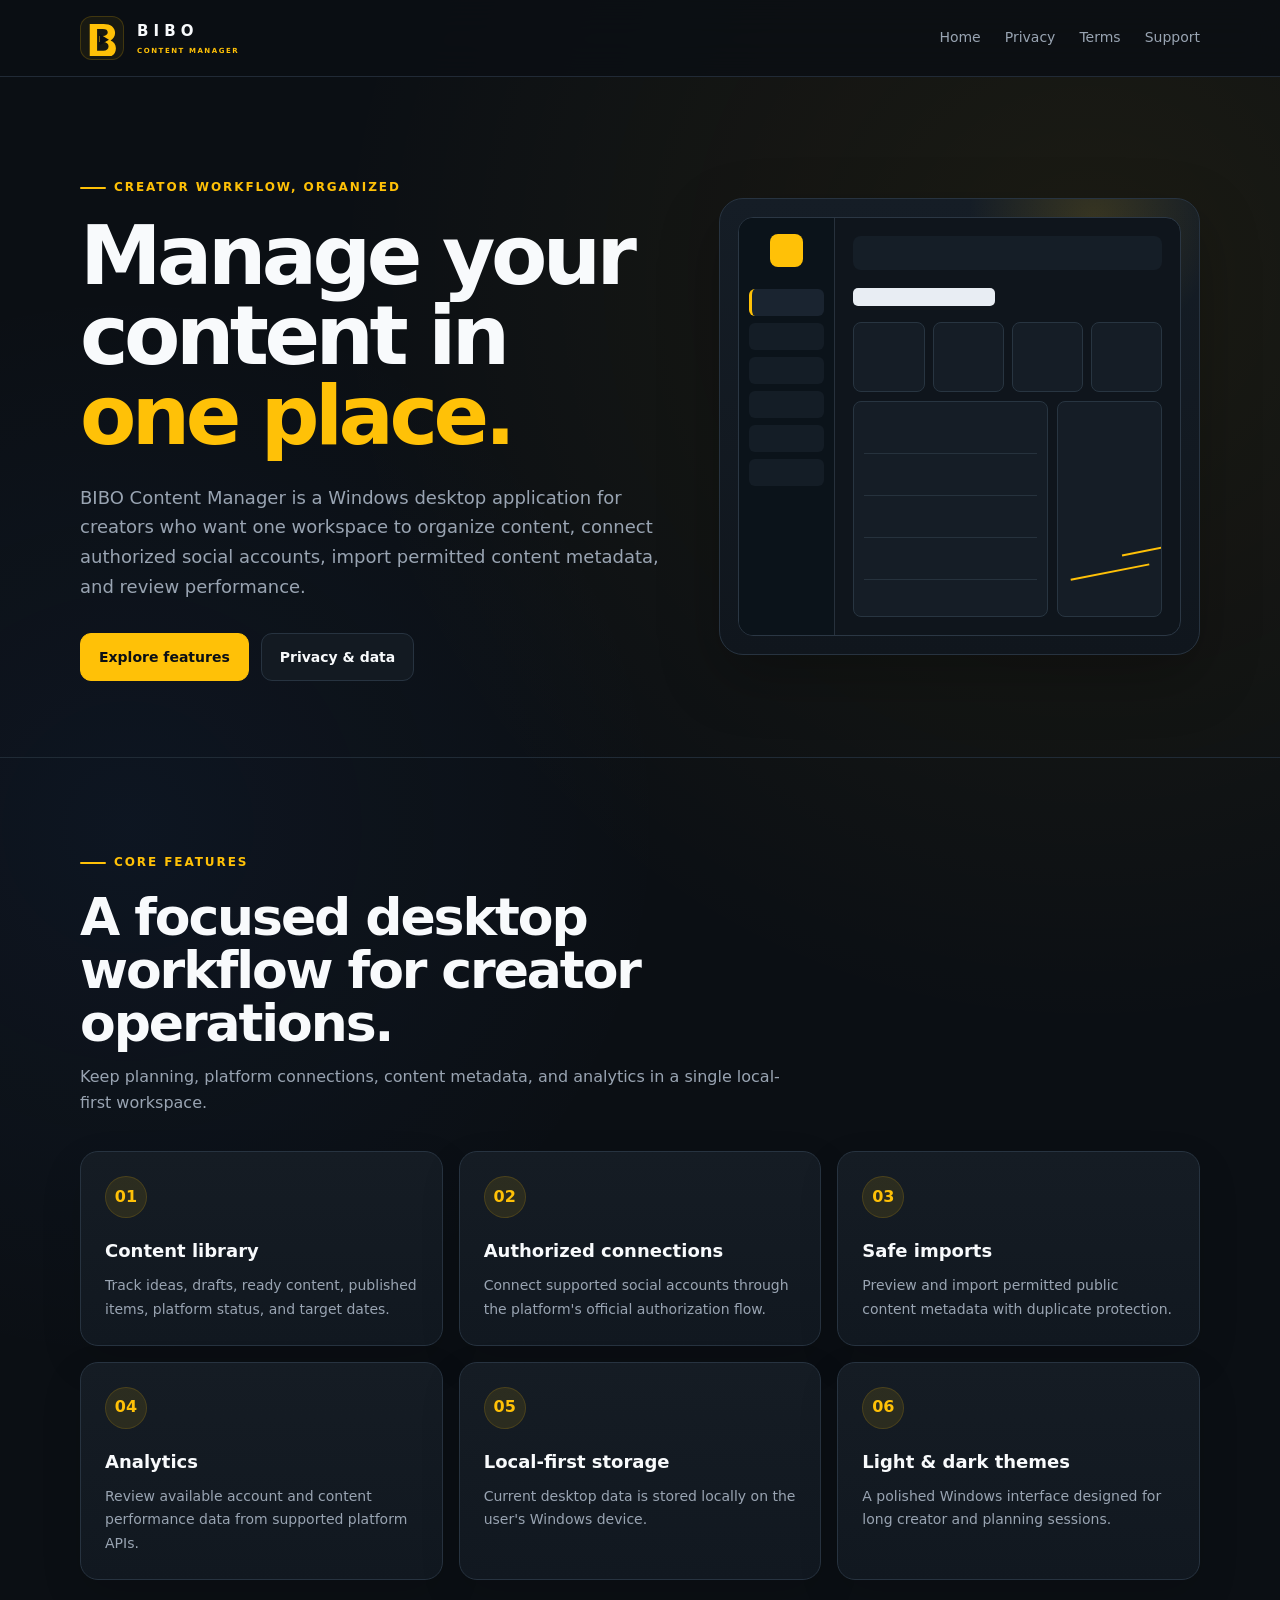
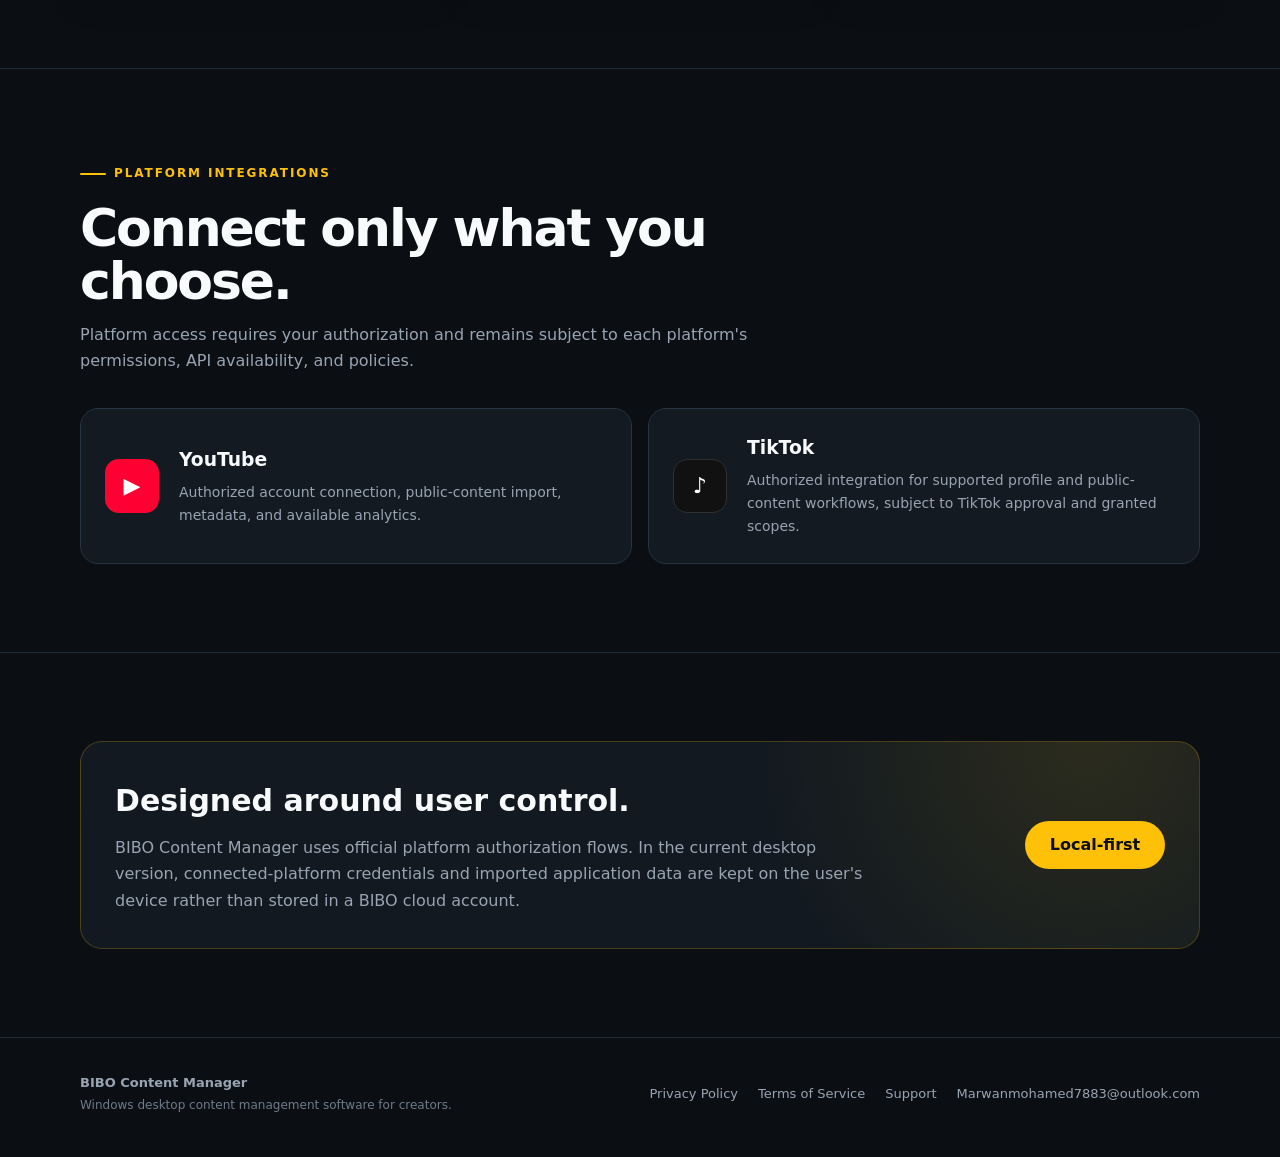
<file: index.html>
<!doctype html>
<html lang="en">
<head>
  <meta charset="utf-8">
  <meta name="viewport" content="width=device-width, initial-scale=1">
  <meta name="description" content="BIBO Content Manager is a Windows desktop application for organizing creator content, connecting authorized social accounts, importing permitted metadata, and reviewing analytics.">
  <title>BIBO Content Manager</title>
  <link rel="stylesheet" href="styles.css">
</head>
<body>

<header class="site-header">
  <nav class="nav" aria-label="Primary">
    <a class="brand" href="index.html" aria-label="BIBO Content Manager home">
      <span class="brand-mark">
<svg viewBox="0 0 88 88" aria-hidden="true">
  <path fill="#ffc107" d="M14 10h34c17 0 28 8 28 22 0 8-4 14-11 18 8 3 13 10 13 19 0 15-11 23-30 23H14V10Zm18 17v48h15c8 0 13-4 13-11 0-6-5-10-14-10H38V39h8c8 0 12-4 12-9 0-5-4-8-12-8H32v5Z"/>
  <path fill="#0b0f14" d="m39 35 22 13-22 13V35Z"/>
</svg>
</span>
      <span class="brand-copy">
        <strong>BIBO</strong>
        <span>CONTENT MANAGER</span>
      </span>
    </a>
    <div class="nav-links">
      <a href="index.html" aria-current="page">Home</a>
<a href="privacy.html">Privacy</a>
<a href="terms.html">Terms</a>
<a href="support.html">Support</a>
    </div>
  </nav>
</header>


<main>
  <section class="container hero">
    <div>
      <span class="eyebrow">Creator workflow, organized</span>
      <h1>Manage your content in <span>one place.</span></h1>
      <p>
        BIBO Content Manager is a Windows desktop application for creators who want one
        workspace to organize content, connect authorized social accounts, import
        permitted content metadata, and review performance.
      </p>
      <div class="cta-row">
        <a class="button primary" href="#features">Explore features</a>
        <a class="button" href="privacy.html">Privacy &amp; data</a>
      </div>
    </div>

    <div class="hero-panel" aria-label="BIBO Content Manager interface preview">
      <div class="hero-window">
        <div class="mock-sidebar">
          <div class="mock-logo"></div>
          <div class="mock-nav-item active"></div>
          <div class="mock-nav-item"></div>
          <div class="mock-nav-item"></div>
          <div class="mock-nav-item"></div>
          <div class="mock-nav-item"></div>
          <div class="mock-nav-item"></div>
        </div>
        <div class="mock-main">
          <div class="mock-top"></div>
          <div class="mock-title"></div>
          <div class="mock-cards">
            <div class="mock-card"></div>
            <div class="mock-card"></div>
            <div class="mock-card"></div>
            <div class="mock-card"></div>
          </div>
          <div class="mock-body">
            <div class="mock-list">
              <div class="mock-row"></div>
              <div class="mock-row"></div>
              <div class="mock-row"></div>
              <div class="mock-row"></div>
            </div>
            <div class="mock-chart"></div>
          </div>
        </div>
      </div>
    </div>
  </section>

  <section class="section" id="features">
    <div class="container">
      <div class="section-heading">
        <span class="eyebrow">Core features</span>
        <h2>A focused desktop workflow for creator operations.</h2>
        <p>
          Keep planning, platform connections, content metadata, and analytics in a
          single local-first workspace.
        </p>
      </div>

      <div class="feature-grid">
        <article class="feature-card">
          <div class="feature-icon">01</div>
          <h3>Content library</h3>
          <p>Track ideas, drafts, ready content, published items, platform status, and target dates.</p>
        </article>
        <article class="feature-card">
          <div class="feature-icon">02</div>
          <h3>Authorized connections</h3>
          <p>Connect supported social accounts through the platform's official authorization flow.</p>
        </article>
        <article class="feature-card">
          <div class="feature-icon">03</div>
          <h3>Safe imports</h3>
          <p>Preview and import permitted public content metadata with duplicate protection.</p>
        </article>
        <article class="feature-card">
          <div class="feature-icon">04</div>
          <h3>Analytics</h3>
          <p>Review available account and content performance data from supported platform APIs.</p>
        </article>
        <article class="feature-card">
          <div class="feature-icon">05</div>
          <h3>Local-first storage</h3>
          <p>Current desktop data is stored locally on the user's Windows device.</p>
        </article>
        <article class="feature-card">
          <div class="feature-icon">06</div>
          <h3>Light &amp; dark themes</h3>
          <p>A polished Windows interface designed for long creator and planning sessions.</p>
        </article>
      </div>
    </div>
  </section>

  <section class="section">
    <div class="container">
      <div class="section-heading">
        <span class="eyebrow">Platform integrations</span>
        <h2>Connect only what you choose.</h2>
        <p>
          Platform access requires your authorization and remains subject to each
          platform's permissions, API availability, and policies.
        </p>
      </div>

      <div class="platform-row">
        <article class="platform-card">
          <div class="platform-badge youtube">▶</div>
          <div>
            <h3>YouTube</h3>
            <p>Authorized account connection, public-content import, metadata, and available analytics.</p>
          </div>
        </article>
        <article class="platform-card">
          <div class="platform-badge tiktok">♪</div>
          <div>
            <h3>TikTok</h3>
            <p>Authorized integration for supported profile and public-content workflows, subject to TikTok approval and granted scopes.</p>
          </div>
        </article>
      </div>
    </div>
  </section>

  <section class="section">
    <div class="container security-banner">
      <div>
        <h2>Designed around user control.</h2>
        <p>
          BIBO Content Manager uses official platform authorization flows. In the current
          desktop version, connected-platform credentials and imported application data
          are kept on the user's device rather than stored in a BIBO cloud account.
        </p>
      </div>
      <div class="security-pill">Local-first</div>
    </div>
  </section>
</main>


<footer class="site-footer">
  <div class="container footer-inner">
    <div>
      <strong>BIBO Content Manager</strong><br>
      <span class="small-note">Windows desktop content management software for creators.</span>
    </div>
    <div class="footer-links">
      <a href="privacy.html">Privacy Policy</a>
      <a href="terms.html">Terms of Service</a>
      <a href="support.html">Support</a>
      <a href="mailto:Marwanmohamed7883@outlook.com">Marwanmohamed7883@outlook.com</a>
    </div>
  </div>
</footer>

</body>
</html>
</file>
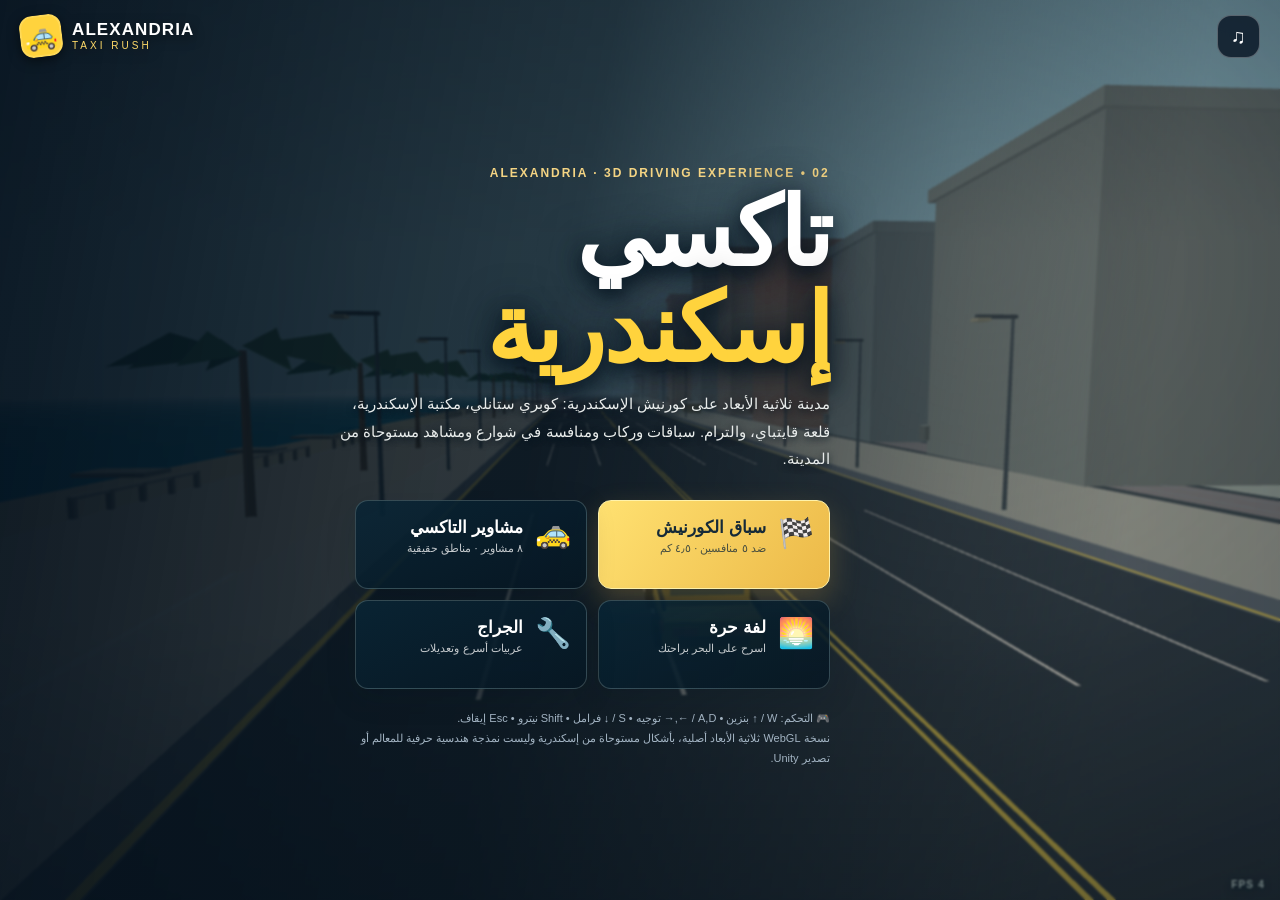
<file: taxi-alexandria/index.html>
<!DOCTYPE html>
<html lang="ar" dir="rtl">
<head>
<meta charset="utf-8"><meta name="viewport" content="width=device-width,initial-scale=1,maximum-scale=1,user-scalable=no,viewport-fit=cover"><meta name="theme-color" content="#070d19">
<title>تاكسي إسكندرية | النسخة ثلاثية الأبعاد</title>
<style>

:root{--ink:#08101d;--yellow:#ffd33d;--cream:#fff4c8;--aqua:#2fdac6;--glass:rgba(7,15,29,.78);--line:rgba(255,255,255,.17)}*{box-sizing:border-box;touch-action:manipulation}body{margin:0;background:#080d17;color:#fff;font-family:Cairo,Tahoma,Arial,sans-serif;overflow:hidden;user-select:none}button{font:inherit;cursor:pointer}#scene{width:100vw;height:100dvh;display:block;touch-action:none}#vignette{position:fixed;inset:0;pointer-events:none;background:linear-gradient(90deg,rgba(5,8,18,.22),transparent 23%,transparent 77%,rgba(5,8,18,.2)),linear-gradient(0deg,rgba(5,8,18,.35),transparent 30%);z-index:1}.topbar{position:fixed;z-index:8;top:15px;left:20px;right:20px;display:flex;justify-content:space-between;align-items:flex-start;pointer-events:none;direction:ltr}.brand{display:flex;align-items:center;gap:10px;filter:drop-shadow(0 3px 6px #0008)}.brand-ico{width:42px;height:42px;background:var(--yellow);color:var(--ink);display:grid;place-items:center;border:2px solid #fff2;border-radius:13px;font-size:27px;transform:rotate(-7deg)}.brand-name{display:flex;flex-direction:column;line-height:1.2;text-align:left}.brand-name b{font-family:Arial,sans-serif;font-size:17px;letter-spacing:1.1px;font-weight:900}.brand-name small{font-size:10px;letter-spacing:3px;color:#ffda68}.iconBtn{pointer-events:auto;width:43px;height:43px;border:1px solid #ffffff4a;border-radius:14px;background:#061222c9;color:#fff;font-size:20px;backdrop-filter:blur(8px)}#hud{position:fixed;z-index:4;left:20px;right:20px;top:74px;display:none;direction:ltr;pointer-events:none;align-items:flex-start;justify-content:space-between;gap:12px}.hudgroup{display:flex;gap:8px}.pill{background:rgba(5,13,27,.78);border:1px solid #ffffff29;border-radius:14px;padding:8px 15px;min-width:106px;backdrop-filter:blur(10px);display:flex;flex-direction:column;line-height:1.32;box-shadow:0 6px 30px #0004}.pill .tag{font-size:9px;font-weight:800;letter-spacing:1.2px;color:#b6ccdf;text-transform:uppercase}.pill strong{font:900 24px Arial,sans-serif;letter-spacing:-.7px}.pill strong em{font:700 10px Arial,sans-serif;color:#d7e3ea;font-style:normal}#speedbox strong{font-size:32px;color:var(--yellow)}#progressline{height:5px;background:#ffffff2a;border-radius:4px;margin-top:5px;overflow:hidden}#progressline i{display:block;width:0;height:100%;background:var(--yellow);transition:width .15s}.hudSide{text-align:right}.hudSide strong{color:var(--yellow)}#sideInfo{min-width:152px}#lowerhud{display:none;position:fixed;z-index:4;bottom:22px;left:21px;right:21px;direction:ltr;align-items:flex-end;justify-content:space-between;pointer-events:none}.meter{width:190px;background:#061423c9;border:1px solid #ffffff31;padding:10px 12px;border-radius:13px;backdrop-filter:blur(9px)}.meterLine{display:flex;justify-content:space-between;font:800 11px Arial,sans-serif;letter-spacing:1px;margin-bottom:5px}.track{height:8px;overflow:hidden;border-radius:6px;background:#e8eef12c}.fill{height:100%;width:100%;background:var(--aqua);border-radius:5px;transition:width .18s}#healthfill{background:#ff7272}#toast{position:fixed;z-index:9;top:25%;left:50%;transform:translate(-50%,-20px);background:linear-gradient(135deg,#ffdd59,#ffc531);border:1px solid #fff7ad;color:#132034;padding:11px 21px;font-size:18px;font-weight:900;border-radius:14px;opacity:0;transition:.3s;pointer-events:none;white-space:nowrap;box-shadow:0 12px 35px #0006}#toast.show{opacity:1;transform:translate(-50%,0)}.overlay{position:fixed;z-index:6;inset:0;display:none;align-items:center;justify-content:center;background:linear-gradient(90deg,rgba(3,11,26,.92),rgba(4,16,30,.56) 60%,rgba(3,11,20,.24));backdrop-filter:blur(2px);overflow:auto;padding:72px 20px 26px}.overlay.active{display:flex}.menuCard{width:min(560px,100%);margin-left:auto;margin-right:auto;text-align:right;direction:rtl}.eyebrow{font-size:13px;letter-spacing:3px;font-weight:900;color:var(--yellow);direction:ltr;text-align:right}.menuCard h1{font-weight:900;font-size:clamp(46px,8vw,84px);line-height:1.1;margin:5px 0 12px;text-shadow:0 9px 30px #0009}.menuCard h1 span{color:var(--yellow)}.subtitle{max-width:465px;line-height:1.9;font-size:14px;color:#dfebf3;margin:0 0 27px}.choices{display:grid;grid-template-columns:1fr 1fr;gap:11px;max-width:475px}.choice{position:relative;overflow:hidden;text-align:right;border:1px solid #ffffff31;background:rgba(8,19,34,.72);color:#fff;border-radius:17px;padding:15px;min-height:90px;display:flex;align-items:flex-start;gap:12px;transition:transform .15s,border-color .15s,background .15s}.choice:hover,.choice:focus{transform:translateY(-2px);background:#223148c9;border-color:#ffd33d}.choice.primary{background:linear-gradient(130deg,#ffd944,#ffb831);color:#121822;border-color:#ffe78e;box-shadow:0 12px 30px #ffc52d40}.choice .symbol{font-size:28px}.choice div{display:flex;flex-direction:column;line-height:1.45}.choice b{font-size:16px;font-weight:900}.choice small{font-size:10px;color:inherit;opacity:.77}.footnote{color:#a4b5c4;margin-top:20px;font-size:11px;max-width:475px;line-height:1.8}.garage{max-width:560px}.garage h2,.resultCard h2{font-size:38px;margin:4px 0 12px}.fleet{display:grid;gap:10px}.fleetCar{border-radius:17px;border:1px solid #ffffff38;background:#0c1b2dcf;padding:12px 16px;display:flex;align-items:center;justify-content:space-between;gap:12px}.fleetCar.selected{border-color:#ffcf3f;box-shadow:inset 0 0 0 1px #ffcf3f}.paintCar{font-size:30px;min-width:55px}.fleetCar h3{margin:0;font-size:17px}.fleetCar p{margin:1px 0;color:#9bb1c4;font-size:11px}.fleetCar button,.smallBtn{border-radius:10px;border:1px solid #ffffff35;background:#ffcf3f;color:#161f2d;padding:8px 12px;font-size:12px;font-weight:900;white-space:nowrap}.fleetCar button:disabled{background:#6a7782;color:#eef2f7;opacity:.75}.backBtn{border:1px solid #ffffff46;color:#fff;background:#ffffff20;padding:10px 17px;border-radius:11px;margin-top:20px;font-weight:900}.resultCard{text-align:center;background:#091628ed;border:1px solid #ffffff38;border-radius:28px;padding:32px;max-width:440px;width:100%;box-shadow:0 18px 60px #0007}.resultCard .medal{font-size:49px}.resultCard p{color:#b1c7d7}.resultStats{display:flex;justify-content:center;gap:10px;margin:15px 0 23px}.resultStats div{flex:1;background:#ffffff12;padding:11px 7px;border:1px solid #ffffff1a;border-radius:13px}.resultStats b{color:#ffdf55;font-size:21px;display:block}.resultStats span{font-size:10px;color:#b9c8d6}#touch{display:none;position:fixed;z-index:5;inset:auto 16px 18px 16px;direction:ltr;align-items:flex-end;justify-content:space-between;pointer-events:none}.controls{display:flex;gap:10px;pointer-events:auto;align-items:flex-end}.touchkey{width:65px;height:65px;border-radius:18px;background:#081728a8;border:2px solid #ffffff6b;color:#fff;backdrop-filter:blur(8px);font:900 22px Arial;touch-action:none;box-shadow:0 4px 20px #0006;display:flex;align-items:center;justify-content:center}.touchkey.down{background:#ffd33d;color:#081525;border-color:#fff1ab;transform:scale(.97)}.touchkey.gas{width:75px;height:80px;background:#ffcc37bd;color:#172131}.touchkey.nitro{font-size:12px;border-color:#56e3ff;color:#b1f9ff}.touchkey.brake{font-size:12px}@media(max-width:750px){.topbar{top:9px;left:11px;right:11px}.brand-name b{font-size:12px}.brand-ico{width:35px;height:35px;font-size:20px}.hudgroup{gap:5px}.pill{min-width:71px;padding:6px 8px;border-radius:10px}.pill .tag{font-size:8px}.pill strong{font-size:18px}#speedbox strong{font-size:24px}#hud{top:60px;left:9px;right:9px}.overlay{padding:60px 14px 20px}.menuCard h1{font-size:clamp(48px,11vw,72px)}.choices{gap:8px}.choice{padding:11px 9px;min-height:77px;gap:6px}.choice b{font-size:13px}.choice .symbol{font-size:21px}.choice small{font-size:9px}.subtitle{font-size:13px}#lowerhud{bottom:104px;left:13px;right:13px}.meter{width:130px;padding:7px 8px}.meterLine{font-size:9px}#touch{display:flex}.touchkey{width:55px;height:55px}.touchkey.gas{width:65px;height:68px}#sideInfo{min-width:88px}}
@media(max-width:550px) and (orientation:portrait){.hudSide{display:none}.menuCard h1{font-size:clamp(54px,15vw,76px)}.overlay{background:linear-gradient(90deg,#081528e8,#081528b5)}#lowerhud{bottom:91px}.touchkey{width:55px;height:57px}.touchkey.gas{height:74px}}


/* v2 premium city presentation */
body{background:#87b9c7}
#scene{background:linear-gradient(#609eb7,#a9cacc);image-rendering:auto}
#vignette{background:linear-gradient(180deg,rgba(4,18,31,.22),transparent 27%,transparent 69%,rgba(0,8,15,.34)),linear-gradient(90deg,#0a15242b,transparent 28%,transparent 75%,#0a15242d)}
#perf{position:fixed;z-index:3;right:15px;bottom:10px;color:#e7f7ec9e;font:600 10px Arial;pointer-events:none;letter-spacing:1.2px;text-shadow:0 2px 7px #071e2c}
#loadHint{position:fixed;z-index:14;top:20px;left:50%;transform:translateX(-50%);background:#081828c9;padding:9px 16px;border-radius:30px;color:#f7da86;font-size:12px;pointer-events:none}
#raceMeter{--speed:0%;display:none;position:fixed;bottom:23px;left:50%;transform:translateX(-50%);height:3px;width:28%;background:#1a3440b9;z-index:5;border-radius:6px;overflow:hidden}
#raceMeter::after{content:'';display:block;background:linear-gradient(90deg,#ffe16c,#44d5d9);height:100%;width:var(--speed);transition:width .08s}
.overlay{background:linear-gradient(100deg,rgba(4,16,28,.94),rgba(4,17,28,.78) 43%,rgba(4,20,31,.24) 85%);backdrop-filter:blur(1px)}
.menuCard{width:min(720px,100%);margin-right:auto;margin-left:clamp(20px,7vw,140px);padding-bottom:12px}
.menuCard h1{font-family:Tahoma,Arial,sans-serif;font-size:clamp(52px,7.4vw,101px);line-height:1.02;letter-spacing:-2px;text-shadow:0 7px 18px #00101cbd,0 0 42px #04111c}
.eyebrow{font-size:12px;color:#f4d483;letter-spacing:2px;direction:ltr;text-align:right}
.subtitle{font-size:15px;line-height:1.85;max-width:490px;color:#e8eceb;text-shadow:0 2px 7px #00111b}
.choice{border-radius:13px;min-height:89px;background:linear-gradient(155deg,#092535e5,#071723e0);border:1px solid #bad5d13d;box-shadow:0 8px 30px #02121d26}
.choice:hover{background:linear-gradient(160deg,#213f4c,#16303b);border-color:#ecd47e}
.choice.primary{background:linear-gradient(125deg,#ffe171,#ecb948);color:#152a38;border-color:#fff2aa;box-shadow:0 12px 30px #e9ae493d}
.choice .symbol{font-size:29px}.choice b{font-size:17px}.choice small{font-size:11px}
.pill{background:linear-gradient(125deg,#061927e5,#10313ccb);border:1px solid #ffffff45;border-radius:13px}
#speedbox strong{color:#ffe38c}
.districtTag{display:none;position:fixed;top:142px;left:50%;transform:translateX(-50%);z-index:5;align-items:center;gap:8px;background:#06202db5;border:1px solid #fff5;padding:9px 14px;border-radius:30px;font-weight:900;box-shadow:0 4px 13px #0615254f;backdrop-filter:blur(5px);pointer-events:none;white-space:nowrap}
body:has(#hud[style*="flex"]) .districtTag{display:flex}
.districtDot{color:#f2d36d;font-size:10px}.districtType{color:#a3c3c9;font:700 9px Arial;letter-spacing:1.8px}
#minimap{display:none;position:fixed;z-index:4;top:181px;right:19px;width:176px;height:214px;border:1px solid #e9ecdf75;border-radius:18px;background:linear-gradient(165deg,#061724d9,#163a47d0);backdrop-filter:blur(8px);box-shadow:0 11px 40px #05223144;pointer-events:none;overflow:hidden}
.mapTop,.mapFoot{font:800 10px Arial;letter-spacing:2px;text-align:center;padding:10px 0 0;color:#dfd0a1}.mapTop span{color:#f8dc65}.mapFoot{padding:0;font-size:8px;color:#9eacb6}#map{display:block;width:176px;height:172px}
#lowerhud{bottom:27px}
#toast{border:1px solid #fff4b6;box-shadow:0 12px 40px #0008}
.lightRays{position:fixed;inset:0;pointer-events:none;z-index:1;background:radial-gradient(circle at 77% 29%,#ffffff1a,transparent 36%)}
@media(max-width:900px){#minimap{display:none!important}.districtTag{top:131px}.menuCard{margin:0 auto}.overlay{background:linear-gradient(100deg,#04121de9,#07212dc9)}}
@media(max-width:600px){.topbar{gap:8px}.overlay{align-items:center;overflow:auto;padding-top:45px}.menuCard{padding-top:25px}.menuCard h1{font-size:clamp(52px,12vw,76px)}.subtitle{font-size:12px;margin-bottom:15px}.choice{min-height:77px}.choice b{font-size:13px}.choice small{font-size:9px}.eyebrow{font-size:9px}.districtTag{top:114px;padding:5px 10px;font-size:11px}.districtType{display:none}#raceMeter{bottom:9px;width:38%}.footnote{font-size:10px}.pill{min-width:70px;padding:6px 7px}#perf{bottom:4px;right:7px;font-size:8px}}
</style>
</head>
<body><canvas id="scene"></canvas><div id="vignette"></div>
<div class="lightRays"></div><div class="topbar"><div class="brand"><div class="brand-ico">🚕</div><div class="brand-name"><b>ALEXANDRIA</b><small>TAXI RUSH</small></div></div><button class="iconBtn" id="soundBtn" title="الصوت">♫</button><button class="iconBtn" id="pauseBtn" title="إيقاف مؤقت" style="display:none">Ⅱ</button></div>
<div id="hud"><div class="hudgroup"><div class="pill" id="speedbox"><span class="tag">SPEED / KMH</span><strong><span id="spd">0</span> <em>KM/H</em></strong></div><div class="pill"><span class="tag">RACE TIME</span><strong id="clock">00:00</strong></div><div class="pill"><span class="tag" id="rankLabel">POSITION</span><strong id="rank">1 / 6</strong><div id="progressline"><i id="progressFill"></i></div></div></div><div class="pill hudSide" id="sideInfo"><span class="tag" id="goalTag">CORNICHE RACE</span><strong id="goalValue">0 / 8</strong><span class="tag" id="walletHud">0 EGP</span></div></div>
<div class="districtTag"><span class="districtDot">●</span><span id="location">كوبري ستانلي</span><span class="districtType">CORNICHE / ALEXANDRIA</span></div><div id="minimap"><div class="mapTop">ROUTE <span>↗</span></div><canvas id="map" width="176" height="172"></canvas><div class="mapFoot">ALEXANDRIA 3D</div></div><div id="raceMeter"></div><div id="lowerhud"><div class="meter"><div class="meterLine"><span>NITRO</span><span id="nitroCount">100%</span></div><div class="track"><div class="fill" id="nitrofill"></div></div></div><div class="meter"><div class="meterLine"><span>TAXI HEALTH</span><span id="healthCount">100%</span></div><div class="track"><div class="fill" id="healthfill"></div></div></div></div>
<div id="touch"><div class="controls"><button class="touchkey" data-key="left" aria-label="يسار">◀</button><button class="touchkey" data-key="right" aria-label="يمين">▶</button><button class="touchkey nitro" data-key="nitro">NITRO</button></div><div class="controls"><button class="touchkey brake" data-key="brake">BRAKE</button><button class="touchkey gas" data-key="gas">GAS</button></div></div>
<div id="toast"></div><div id="perf">3D WEBGL</div><div id="loadHint">جاري إعداد المدينة ثلاثية الأبعاد...</div>
<div id="home" class="overlay active"><div class="menuCard"><div class="eyebrow">ALEXANDRIA · 3D DRIVING EXPERIENCE • 02</div><h1>تاكسي<br><span>إسكندرية</span></h1><p class="subtitle">مدينة ثلاثية الأبعاد على كورنيش الإسكندرية: كوبري ستانلي، مكتبة الإسكندرية، قلعة قايتباي، والترام. سباقات وركاب ومنافسة في شوارع ومشاهد مستوحاة من المدينة.</p><div class="choices"><button class="choice primary" data-mode="race"><span class="symbol">🏁</span><div><b>سباق الكورنيش</b><small>ضد ٥ منافسين · ٤٫٥ كم</small></div></button><button class="choice" data-mode="taxi"><span class="symbol">🚕</span><div><b>مشاوير التاكسي</b><small>٨ مشاوير · مناطق حقيقية</small></div></button><button class="choice" data-mode="free"><span class="symbol">🌅</span><div><b>لفة حرة</b><small>اسرح على البحر براحتك</small></div></button><button class="choice" id="garageBtn"><span class="symbol">🔧</span><div><b>الجراج</b><small>عربيات أسرع وتعديلات</small></div></button></div><div class="footnote">🎮 التحكم: W / ↑ بنزين • A,D / ←,→ توجيه • S / ↓ فرامل • Shift نيترو • Esc إيقاف.<br>نسخة WebGL ثلاثية الأبعاد أصلية، بأشكال مستوحاة من إسكندرية وليست نمذجة هندسية حرفية للمعالم أو تصدير Unity.</div></div></div>
<div id="garage" class="overlay"><div class="menuCard garage"><div class="eyebrow">ALEXANDRIA 3D • GARAGE</div><h2>جراج التاكسي 🔧</h2><p class="subtitle">رصيدك: <b id="garageWallet">0</b> جنيه. كسب السباقات والمشاوير بيفتح عربيات جديدة.</p><div class="fleet" id="fleet"></div><button class="backBtn" id="garageBack">← القائمة الرئيسية</button></div></div>
<div id="result" class="overlay"><div class="resultCard"><div class="medal" id="resultIcon">🏆</div><h2 id="resultTitle">عاش يا أسطى!</h2><p id="resultDesc">خلصت الجولة بنجاح</p><div class="resultStats"><div><b id="resultTime">00:00</b><span>الوقت</span></div><div><b id="resultPlace">1 / 6</b><span>الترتيب</span></div><div><b id="resultMoney">+0</b><span>جنيه</span></div></div><button class="choice primary" id="again" style="display:inline-flex;min-height:auto;width:100%;justify-content:center"><div><b>🔁 العب تاني</b></div></button><button class="backBtn" id="homeBack">القائمة الرئيسية</button></div></div>
<script>
(()=>{'use strict';
const $=id=>document.getElementById(id), canvas=$('scene');
let gl;try{gl=canvas.getContext('webgl',{alpha:false,antialias:true,depth:true,powerPreference:'high-performance'})||canvas.getContext('experimental-webgl')}catch(e){}
if(!gl){$('loadHint').textContent='هذا المتصفح لا يدعم WebGL. جرّب Chrome أو Edge مع تشغيل تسريع الرسوميات.';return;}
const vs=`attribute vec3 position;attribute vec3 normal;attribute vec3 color;uniform mat4 vp;uniform mat4 model;uniform vec3 cameraPos;varying vec3 vColor;varying float vFog;void main(){vec4 p=model*vec4(position,1.0);gl_Position=vp*p;vec3 n=normalize(mat3(model)*normal);float sun=max(0.0,dot(n,normalize(vec3(-0.48,0.91,0.30))));float light=0.66+0.34*sun;vColor=color*light;float distanceToCam=distance(p.xyz,cameraPos);vFog=clamp((distanceToCam-65.0)/475.0,0.0,1.0);}`;
const fs=`precision mediump float;varying vec3 vColor;varying float vFog;uniform vec3 haze;void main(){vec3 c=mix(vColor,haze,vFog*vFog*(3.0-2.0*vFog));c=pow(c,vec3(.94));gl_FragColor=vec4(c,1.0);}`;
function shader(kind,source){let s=gl.createShader(kind);gl.shaderSource(s,source);gl.compileShader(s);if(!gl.getShaderParameter(s,gl.COMPILE_STATUS))throw Error(gl.getShaderInfoLog(s));return s}
const program=gl.createProgram();gl.attachShader(program,shader(gl.VERTEX_SHADER,vs));gl.attachShader(program,shader(gl.FRAGMENT_SHADER,fs));gl.linkProgram(program);if(!gl.getProgramParameter(program,gl.LINK_STATUS))throw Error(gl.getProgramInfoLog(program));gl.useProgram(program);
const loc={position:gl.getAttribLocation(program,'position'),normal:gl.getAttribLocation(program,'normal'),color:gl.getAttribLocation(program,'color'),vp:gl.getUniformLocation(program,'vp'),model:gl.getUniformLocation(program,'model'),cam:gl.getUniformLocation(program,'cameraPos'),haze:gl.getUniformLocation(program,'haze')};
gl.enable(gl.DEPTH_TEST);gl.depthFunc(gl.LEQUAL);gl.enable(gl.CULL_FACE);gl.cullFace(gl.BACK);gl.uniform3f(loc.haze,.655,.805,.855);
let W=0,H=0,DPR=1;function resize(){W=window.innerWidth;H=window.innerHeight;DPR=Math.min(window.devicePixelRatio||1,W<750?1.2:1.6);canvas.width=Math.round(W*DPR);canvas.height=Math.round(H*DPR);gl.viewport(0,0,canvas.width,canvas.height);$('map').width=176;$('map').height=172}window.addEventListener('resize',resize);resize();
const PI=Math.PI,clamp=(v,a,b)=>Math.max(a,Math.min(b,v)),mix=(a,b,t)=>a+(b-a)*t;
function rgb(hex){hex=hex.replace('#','');let n=parseInt(hex,16);return [(n>>16&255)/255,(n>>8&255)/255,(n&255)/255]}
const C={road:rgb('#343c41'),edge:rgb('#656c70'),sidewalk:rgb('#d8d0bb'),prom:rgb('#d9cdb4'),beach:rgb('#d7c8a0'),sea:rgb('#167994'),wave:rgb('#51a9b5'),green:rgb('#337960'),light:rgb('#f6ecdc'),shadow:rgb('#18252b'),yellow:rgb('#f6d34c'),rail:rgb('#8c9191'),wall:rgb('#cdb58e'),stone:rgb('#dccba5'),gold:rgb('#dfb76a'),sky:rgb('#b3d2d5'),asphalt:rgb('#3e454d')};
function lighten(col,k){return col.map(x=>clamp(x*k,0,1))}
function noise(n){let x=Math.sin(n*127.1+93.7)*43758.5453;return x-Math.floor(x)}
function center(z){return 14*Math.sin(z*.0018)+4*Math.sin(z*.0058)}
function elev(z){return z>610&&z<850?2.1*Math.pow(Math.sin((z-610)/(850-610)*Math.PI),2):0}
class Mesh{
 constructor(){this.v=[];this.count=0;this.buf=null}
 tri(a,b,c,color){let u=[b[0]-a[0],b[1]-a[1],b[2]-a[2]],w=[c[0]-a[0],c[1]-a[1],c[2]-a[2]],n=[u[1]*w[2]-u[2]*w[1],u[2]*w[0]-u[0]*w[2],u[0]*w[1]-u[1]*w[0]],l=Math.hypot(...n)||1;n=n.map(x=>x/l);for(let p of [a,b,c])this.v.push(...p,...n,...color)}
 quad(a,b,c,d,color){this.tri(a,b,c,color);this.tri(a,c,d,color)}
 box(x,y,z,w,h,d,col){const X=x+w,Y=y+h,Z=z+d;const p=[[x,y,z],[X,y,z],[X,Y,z],[x,Y,z],[x,y,Z],[X,y,Z],[X,Y,Z],[x,Y,Z]],q=(a,b,c,d,k)=>this.quad(p[a],p[b],p[c],p[d],lighten(col,k));q(4,5,6,7,1);q(1,0,3,2,.78);q(0,4,7,3,.86);q(5,1,2,6,.92);q(3,7,6,2,1.12);q(0,1,5,4,.7)}
 plane(x,y,z,w,d,col){this.quad([x,y,z],[x,y,z+d],[x+w,y,z+d],[x+w,y,z],col)}
 pole(x,z,y,h,r,col,edges=7){for(let i=0;i<edges;i++){let a=i*PI*2/edges,b=(i+1)*PI*2/edges;let p=(ang,yy,rr)=>[x+Math.cos(ang)*rr,yy,z+Math.sin(ang)*rr];this.quad(p(a,y,r),p(b,y,r),p(b,y+h,r*.65),p(a,y+h,r*.65),col)}}
 cone(x,y,z,r,h,col,steps=7){let tip=[x,y+h,z];for(let i=0;i<steps;i++){let a=i*PI*2/steps,b=(i+1)*PI*2/steps;this.tri([x+Math.cos(a)*r,y,z+Math.sin(a)*r],[x+Math.cos(b)*r,y,z+Math.sin(b)*r],tip,lighten(col,.86+noise(i)*.18))}}
 trapezoid(z0,z1,x0,x1,w0,w1,y0,y1,col){this.quad([x0-w0,y0,z0],[x0-w1,y1,z1],[x1+w1,y1,z1],[x1+w0,y0,z0],col)}
 commit(){this.count=this.v.length/9;const data=new Float32Array(this.v);this.buf=gl.createBuffer();gl.bindBuffer(gl.ARRAY_BUFFER,this.buf);gl.bufferData(gl.ARRAY_BUFFER,data,gl.STATIC_DRAW);this.v=[];return this}
 draw(){if(!this.count)return;gl.bindBuffer(gl.ARRAY_BUFFER,this.buf);for(let [name,offset] of [['position',0],['normal',12],['color',24]]){gl.enableVertexAttribArray(loc[name]);gl.vertexAttribPointer(loc[name],3,gl.FLOAT,false,36,offset)}gl.drawArrays(gl.TRIANGLES,0,this.count)}
}
const ident=()=>new Float32Array([1,0,0,0,0,1,0,0,0,0,1,0,0,0,0,1]);
function translation(x=0,y=0,z=0,yaw=0){let c=Math.cos(yaw),s=Math.sin(yaw);return new Float32Array([c,0,-s,0,0,1,0,0,s,0,c,0,x,y,z,1])}
function perspective(fov,asp,near,far){let f=1/Math.tan(fov/2),out=new Float32Array(16);out[0]=f/asp;out[5]=f;out[10]=(far+near)/(near-far);out[11]=-1;out[14]=2*far*near/(near-far);return out}
function lookAt(eye,at){let z=[eye[0]-at[0],eye[1]-at[1],eye[2]-at[2]];let len=Math.hypot(...z);z=z.map(v=>v/len);let x=[z[2],0,-z[0]];len=Math.hypot(...x);x=x.map(v=>v/len);let y=[z[1]*x[2]-z[2]*x[1],z[2]*x[0]-z[0]*x[2],z[0]*x[1]-z[1]*x[0]];return new Float32Array([x[0],y[0],z[0],0,x[1],y[1],z[1],0,x[2],y[2],z[2],0,-x[0]*eye[0]-x[1]*eye[1]-x[2]*eye[2],-y[0]*eye[0]-y[1]*eye[1]-y[2]*eye[2],-z[0]*eye[0]-z[1]*eye[1]-z[2]*eye[2],1])}
function mul(a,b){let out=new Float32Array(16);for(let col=0;col<4;col++)for(let row=0;row<4;row++){let v=0;for(let k=0;k<4;k++)v+=a[k*4+row]*b[col*4+k];out[col*4+row]=v}return out}
let vp=ident(),cameraEye=[0,0,0];function renderMesh(mesh,x=0,y=0,z=0,rot=0){gl.uniformMatrix4fv(loc.model,false,translation(x,y,z,rot));mesh.draw()}
const palette=['#d9c3a5','#f2d9b8','#b7c0bd','#e2c0ad','#decab2','#b6c7c3','#d0d9c8','#d6ac91','#ead5ad','#cad5cf'].map(rgb);
function building(m,z,seed,dist=-1){let rnd=a=>noise(seed*13.45+a*47.3);let w=13+rnd(1)*12,h=16+Math.floor(rnd(2)*9)*3.5,d=12+rnd(3)*10,x=center(z)-(35+dist*1.4);let col=palette[Math.floor(rnd(4)*palette.length)];let base=-(dist*4),bz=z+base;
 m.box(x-w/2,-.2,bz-d/2,w,h,d,col);m.box(x-w/2-.4,1.2,bz+d/2-.4,w+.8,1.3,1.2,lighten(col,.78));m.box(x-w/2-.5,h-1,bz-d/2-.5,w+1,1.1,d+1,lighten(col,1.07));
 const rows=clamp(Math.floor(h/3.8),3,12),cols=Math.floor(w/3.35),front=bz+d/2+.06;
 for(let row=0;row<rows;row++){let yy=3.2+row*(h-4.2)/rows;for(let j=0;j<cols;j++){let xx=x-w/2+1+(j+.25)*(w-2)/cols, ww=(w-2)/cols*.52;
 m.box(xx,yy,front,ww,1.75,.12,rnd(row*37+j)>.22?rgb('#4e7180'):rgb('#283c45'));
 m.box(xx-.13,yy-.10,front+.13,ww+.25,.13,.11,rgb('#e7e6db'));m.box(xx-.18,yy+1.65,front+.12,ww+.33,.10,.18,rgb('#e6e5d9'));
 if(row%2===1)m.box(xx-.2,yy-.34,front+.13,ww+.4,.24,.55,lighten(col,.80));
 }}
 if(rnd(5)>.43){m.box(x-w/2+.8,0,front+.05,w-1.6,2.9,.42,rgb('#435b56'));for(let k=0;k<4;k++){let xx=x-w/2+1+k*(w-2)/4;let aw=(w-2)/4*.9;m.box(xx,2.7,front+.4,aw,.30,.8,k%2===0?rgb('#e0a861'):rgb('#f2e9d5'))}}
 else {m.box(x-w/2+1,0,front+.06,w-2,3,.45,rgb('#a7845d'))}
 if(rnd(11)>.75){m.box(x-w*.36,h,bz-d*.31,w*.72,2,d*.62,rgb('#beb8a0'));}
}
function palm(m,x,z,y=0,scale=1){m.pole(x,z,y,7.7*scale,.25*scale,rgb('#916d49'));let top=y+7.5*scale;
 for(let k=0;k<8;k++){let a=k*PI/4;let c=Math.cos(a),s=Math.sin(a),R=5.1*scale;
 m.quad([x,top,z],[x+c*R*.55,top+.85*scale,z+s*R*.55],[x+c*R,top-.65*scale,z+s*R],[x+c*R*.68,top-.45*scale,z+s*R*.68],k%2?rgb('#367456'):rgb('#43885b'));
 m.tri([x,top+.4*scale,z],[x+c*R,top-.65*scale,z+s*R],[x+c*R*.78,top+1.0*scale,z+s*R*.78],rgb('#548f5c'))}
}
function lamppost(m,x,z,y=0){let metal=rgb('#5b676a');m.pole(x,z,y,9.5,.12,metal,6);m.box(x-.17,y+9.3,z-.12,2, .17,.23,metal);m.box(x+1.28,y+9.15,z-.38,.65,.16,.7,rgb('#fff3c3'))}
function rail(m,x,z,y=0){m.box(x-.10,y+.85,z,.22,.16,10,rgb('#d2c8ac'));for(let dz=0;dz<=10;dz+=2.5)m.box(x-.13,y,z+dz,.27,1, .25,rgb('#b1a58b'))}
function buildingRow(m,i){const z=i*100;for(let j=0;j<3;j++)building(m,z+14+j*30,Math.floor(z/29)+j);}
function roadPart(m,a,b){const ca=center(a),cb=center(b),ya=elev(a),yb=elev(b);const road=(left,right,col,ha=0)=>m.quad([ca+left,ya+ha,a],[cb+left,yb+ha,b],[cb+right,yb+ha,b],[ca+right,ya+ha,a],col);
 // x negative = city; x positive = Mediterranean
 road(-160,-39,rgb('#c2b19a'));road(-39,-32,rgb('#aeb4a5'));road(-32,-25,rgb('#8d8480'));road(-26,-25,rgb('#3c4546'),.02);road(-32,-31,rgb('#3c4546'),.02);
 road(-25,-14,rgb('#b7b4a2'));road(-14,-12,C.edge);road(-12,12,C.road,.02);road(12,13,C.edge);road(13,17,C.sidewalk);road(17,29,C.prom);road(29,36,C.beach);road(36,230,C.sea);
 road(-12.18,-12,C.yellow,.065);road(12,12.18,C.yellow,.065);road(-.18,-.08,C.yellow,.071);road(.08,.18,C.yellow,.071);
 for(let xx of [-8,-4,4,8]){let stride=Math.floor(a/10);if(stride%4<2)road(xx-.05,xx+.05,C.light,.075)}
 for(let xx of [-29.5,-27.2])road(xx-.09,xx+.09,C.rail,.09);
 if(Math.floor(a/30)%2===0){road(17,17.25,rgb('#ddd9ca'),.02);road(28.72,29,rgb('#ded8c8'),.02)}
 // wave highlights
 if(Math.floor(a/16)%2===0){road(55,58,rgb('#3c99a8'),-.04);road(86,88,rgb('#268aa4'),-.04)}
 if(Math.floor(a/250)!==Math.floor(b/250)){const z0=Math.floor(b/250)*250;for(let k=0;k<9;k++){let z1=z0+k*1.65;const p=center(z1);m.plane(p-12,elev(z1)+.08,z1,24,.9,C.light)}}
}
function districtObject(m,z,index){const c=center(z),y=elev(z);const beachX=c+34;
 for(let k=0;k<3;k++){let a=z+k*18;let xx=center(a);palm(m,xx+21,a,elev(a),1);lamppost(m,xx+15,a,elev(a));lamppost(m,xx-15,a,elev(a));rail(m,xx+29,a,elev(a));}
 if(index%3===0){let at=z+13;m.box(center(at)+18,elev(at),at-4,7,.40,2,rgb('#aab6a2'));m.box(center(at)+18.2,elev(at)+.4,at-3.6,6.6,.45,1.2,rgb('#5b7e78'))}
 if(index%2===0){m.box(c-21,y,z+22,3.2,2,8,rgb('#d4bb83'));m.box(c-22,y+2,z+20,5.1,.25,12,rgb('#c9cdbf'));}
 for(let j=0;j<3;j++){const xx=beachX+noise(index*13+j)*4,at=z+15+j*17;m.box(xx,-.5,at,3+noise(j)*2,.8,3,rgb('#a1a18c'))}
}
function landmark(m,idx){let z=idx*100;const at=(p)=>p>=z&&p<z+100;
 // Stanley bridge inspired pylons, railing and ornamented columns
 if(at(690)||at(790)){for(let k=0;k<2;k++){let zz=idx*100+20+k*48;if(zz<630||zz>850)continue;for(let side of [-1,1]){let x=center(zz)+side*12.8,y=elev(zz);m.box(x-.88,y,zz-1.15,1.76,5.6,2.3,C.stone);m.box(x-1.25,y+5.5,zz-1.45,2.5,.60,2.9,rgb('#efe0b9'));m.box(x-.75,y+6.1,zz-.9,1.5,1.7,1.8,C.stone);m.cone(x,y+7.8,zz,1.45,2.4,rgb('#dcc79d'),9)}}}
 // Bibliotheca Alexandrina inspired tilted cylindrical roof and glass surface
 if(at(1440)){let x=center(1440)-64;const h=14,r=31;for(let k=0;k<28;k++){let a=k*2*PI/28,b=(k+1)*2*PI/28;const pt=(t,y,rad)=>[x+Math.cos(t)*rad,y,1440+Math.sin(t)*rad];m.quad(pt(a,1,r),pt(b,1,r),pt(b,h+Math.sin(b)*3,r*.90),pt(a,h+Math.sin(a)*3,r*.90),k%2?rgb('#9aa7a1'):rgb('#b9bcb5'));m.tri([x,h+6,1440],pt(a,h+Math.sin(a)*3,r*.9),pt(b,h+Math.sin(b)*3,r*.9),k%3?rgb('#6b9ead'):rgb('#8db6bb'))}m.box(x-35,0,1410,70,1.5,60,C.stone)}
 // Qaitbay fort approximation on a low pier in Mediterranean
 if(at(2550)){let x=center(2550)+100;m.box(center(2550)+20,-.7,2543,110,2,14,rgb('#c5b897'));m.box(x-27,1.2,2524,54,12,52,C.stone);m.box(x-24,13.2,2527,48,1.4,46,rgb('#c9b793'));m.box(x-11,14.6,2538,22,11,27,C.stone);m.box(x-10,25,2539,20,1.4,25,rgb('#f1dfb4'));for(let k of [-23,23])for(let a of [2526,2570]){m.box(x+k-4,12.2,a-4,8,7,8,C.stone);m.box(x+k-4.5,18.9,a-4.5,9,.7,9,rgb('#d8caac'))}for(let k=0;k<7;k++)m.box(x-19+k*6,4.5,2576,.9,2,.16,rgb('#51615b'))}
 // San Stefano stepped towers
 if(at(3440)){let x=center(3440)-68;for(let j=0;j<3;j++){let xx=x+j*19;let hh=37+j*13;let zz=3440+(j%2)*16;m.box(xx,0,zz-8,17,hh,16,rgb(j===1?'#d6c9b2':'#cabd9f'));for(let f=2;f<hh;f+=3.4){m.box(xx-.08,f,zz-8.1,17.15,.28,16.2,rgb('#fff0d7'));for(let k=0;k<4;k++)m.box(xx+1+k*3.9,f+.42,zz+8.06,2.6,1.9,.1,rgb('#527e8c'))}m.box(xx-1,hh,zz-9,19,1.4,18,rgb('#e9d5b3'))}}
 // Montaza-inspired palace (fictionalized silhouette)
 if(at(4070)){let x=center(4070)-65;m.box(x-35,0,4060,70,18,24,rgb('#d3bd90'));m.box(x-25,18,4062,50,3.8,19,rgb('#b89269'));m.box(x+12,18,4055,13,19,14,rgb('#d9c18f'));m.box(x+10,37,4054,17,2,16,rgb('#bd9b6b'));m.cone(x+18.5,39,4062,9,8,rgb('#a67765'))}
}
const CHUNK=100,END=4800,chunks=[];for(let i=0;i<Math.ceil(END/CHUNK);i++){
 let m=new Mesh;for(let a=i*CHUNK;a<(i+1)*CHUNK;a+=5)roadPart(m,a,a+5);
 buildingRow(m,i);districtObject(m,i*CHUNK,i);landmark(m,i);chunks.push(m.commit());
}
function vehicle(color1,color2,asTaxi=true){const m=new Mesh;const main=rgb(color1),side=rgb(color2),black=rgb('#172028'),windows=rgb('#386478');
 m.box(-1.09,.33,-2.35,2.18,.62,4.70,main);m.box(-1.01,.95,-1.24,2.02,.75,2.56,main);
 // hood/trunk
 m.box(-1.04,.82,1.27,2.08,.13,.98,lighten(main,1.14));m.box(-1.04,.82,-2.20,2.08,.13,.80,lighten(main,1.12));
 m.box(-.87,1.22,1.30,1.74,.38,.06,windows);m.box(-.86,1.22,-1.31,1.72,.39,.06,windows);
 for(let sideSign of [-1,1]){let xx=sideSign>0?1.02:-1.10;m.box(xx,1.19,-.96,.08,.38,1.93,windows);m.box(xx,1.09,-2.0,.08,.16,3.9,side);m.box(xx,.41,-1.85,.1,.17,3.6,side);m.box(xx-.02,.65,1.78,.15,.20,.34,rgb('#f3f0d6'));m.box(xx-.02,.65,-2.24,.15,.20,.34,rgb('#e04b3c'))}
 // wheels and hubcaps - small block-like low-poly assets
 for(let sideSign of [-1,1])for(let zz of [-1.38,1.40]){m.box(sideSign*1.08-.18,.18,zz-.42,.35,.51,.84,black);m.box(sideSign*1.12-.06,.38,zz-.22,.16,.17,.43,rgb('#a2a8a5'))}
 m.box(-.9,.56,2.32,.52,.20,.07,rgb('#f8e9ae'));m.box(.39,.56,2.32,.52,.20,.07,rgb('#f8e9ae'));
 m.box(-.90,.63,-2.39,.55,.20,.07,rgb('#f66b52'));m.box(.35,.63,-2.39,.55,.20,.07,rgb('#f66b52'));
 m.box(-.78,.40,-2.4,1.55,.24,.08,rgb('#555f5f'));m.box(-.79,.40,2.39,1.58,.23,.07,rgb('#596265'));
 if(asTaxi){m.box(-.48,1.77,-.37,.96,.29,.66,rgb('#eedca2'));m.box(-.36,1.86,-.39,.72,.16,.16,rgb('#f7d34a'));for(let k=-1;k<=1;k++)m.box(-.68+k*.39,1.08,-1.0,.25,.18,.06,black)}
 return m.commit();}
const fleet=[{name:'تاكسي إسكندرية الكلاسيكي',desc:'١٩٨٠ · أصفر وأسود',max:176,acc:43,price:0,body:'#e2c04d',side:'#111f2b'},{name:'تاكسي الكورنيش',desc:'سبورت · دفع أقوى',max:215,acc:49,price:900,body:'#f2d64b',side:'#124255'},{name:'تاكسي VIP ستانلي',desc:'تيربو · أقصى سرعة',max:250,acc:58,price:2350,body:'#ecdfbd',side:'#202c36'}];
let models=fleet.map(x=>vehicle(x.body,x.side,true)), rivalModels=['#c64737','#4796ac','#f1e4c8','#98b38d','#dba251'].map(c=>vehicle(c,'#242c37',false)),trafficModels=['#d8cebc','#c0cee0','#79a3a5','#a3a96b'].map(c=>vehicle(c,'#4e6b6e',false));
let tram=(()=>{let m=new Mesh;m.box(-1.5,.8,-8.5,3.0,3.2,17,rgb('#ddc247'));m.box(-1.55,3.83,-8.55,3.1,.35,17.1,rgb('#f0e6d1'));for(let z=-7;z<8;z+=2.5){m.box(-1.55,2.1,z,.1,1.3,1.9,rgb('#447d8b'));m.box(1.5,2.1,z,.1,1.3,1.9,rgb('#447d8b'))}m.box(-1.47,1.2,-8.55,2.94,.28,.15,rgb('#856b48'));return m.commit()})();
const SAVE='alex_taxi_rush_v2_garage';let memory={};try{memory=JSON.parse(localStorage.getItem(SAVE)||'{}')}catch{}let wallet=memory.wallet||0,selected=memory.selected||0,unlocked=Array.isArray(memory.unlocked)?memory.unlocked:[true,false,false];
function persist(){try{localStorage.setItem(SAVE,JSON.stringify({wallet,selected,unlocked}))}catch{}}
let state='home',mode='race',speed=0,nitro=100,health=100,progress=75,playerOffset=0,raceTime=0,boost=false,earned=0,check=0,mission=0,collisionCooldown=0,toastUntil=0,camX=0,camY=6.8,camZ=0,camLookX=0,camLookZ=0,frame=0,prev=0;let races=[],traffic=[];
const checkpoints=[460,940,1440,1980,2540,3120,3650,4280],stops=[390,820,1430,1840,2540,3180,3750,4260];const districts=[{z:0,label:'المنشية · كورنيش البحر'},{z:600,label:'كوبري ستانلي'},{z:1300,label:'مكتبة الإسكندرية'},{z:2200,label:'بحري · الميناء الشرقي'},{z:2500,label:'قلعة قايتباي'},{z:3300,label:'سان ستيفانو'},{z:4000,label:'المنتزه'}];
function districtFor(z){let d=districts[0];for(const q of districts)if(q.z<=z)d=q;return d.label}
function toast(msg){$('toast').textContent=msg;$('toast').classList.add('show');toastUntil=performance.now()+2100;beep(590,.07,.05)}
let audio=null,sound=true;function beep(freq,seconds=.15,volume=.1){if(!sound)return;try{audio ||=new (window.AudioContext||window.webkitAudioContext)();audio.resume();const o=audio.createOscillator(),g=audio.createGain();o.frequency.value=freq;o.type='triangle';g.gain.value=volume;g.gain.exponentialRampToValueAtTime(.001,audio.currentTime+seconds);o.connect(g);g.connect(audio.destination);o.start();o.stop(audio.currentTime+seconds)}catch{}}
$('soundBtn').onclick=()=>{sound=!sound;$('soundBtn').textContent=sound?'♫':'×'};
const control={left:false,right:false,gas:false,brake:false,nitro:false};function clear(){for(let k in control)control[k]=false;document.querySelectorAll('[data-key]').forEach(e=>e.classList.remove('down'))}
const keys={ArrowLeft:'left',KeyA:'left',ArrowRight:'right',KeyD:'right',ArrowUp:'gas',KeyW:'gas',ArrowDown:'brake',KeyS:'brake',Space:'brake',ShiftLeft:'nitro',ShiftRight:'nitro'};
window.addEventListener('keydown',e=>{if(keys[e.code]){e.preventDefault();control[keys[e.code]]=true}if(e.code==='Escape'&&!e.repeat)pause();if(e.code==='Enter'&&state==='home')start('race')});window.addEventListener('keyup',e=>{if(keys[e.code]){e.preventDefault();control[keys[e.code]]=false}});window.addEventListener('blur',clear);
document.querySelectorAll('[data-key]').forEach(b=>{let key=b.dataset.key;b.addEventListener('pointerdown',e=>{e.preventDefault();b.setPointerCapture(e.pointerId);b.classList.add('down');control[key]=true});for(let ev of ['pointerup','pointercancel','lostpointercapture'])b.addEventListener(ev,()=>{b.classList.remove('down');control[key]=false})});
function overlay(id){for(let a of ['home','garage','result'])$(a).classList.toggle('active',a===id);let show=!id;$('hud').style.display=show?'flex':'none';$('lowerhud').style.display=show?'flex':'none';$('touch').style.display=show?'flex':'none';$('pauseBtn').style.display=show?'block':'none';$('minimap').style.display=show?'block':'none'}
function restartTraffic(){races=Array.from({length:5},(_,i)=>({z:140+i*40,ofs:[-.61,-.3,.2,.65,0][i],spd:99+i*8,mesh:rivalModels[i],stun:0}));traffic=Array.from({length:28},(_,i)=>({z:200+i*158+noise(i)*22,ofs:[-.73,-.24,.28,.72][i%4],spd:34+noise(i+99)*55,mesh:trafficModels[i%4],stun:0}))}
function start(m){mode=m;state='playing';progress=40;speed=0;playerOffset=.25;nitro=100;health=100;check=0;mission=0;earned=0;raceTime=0;collisionCooldown=0;restartTraffic();clear();overlay(null);$('goalTag').textContent=mode==='race'?'CHECKPOINTS':mode==='taxi'?'PASSENGERS':'FREE DRIVE';$('rankLabel').textContent=mode==='race'?'POSITION':'DISTANCE';toast(m==='race'?'🏁 السباق بدأ! ورّيهم السواقة':m==='taxi'?'🚕 أول مشوار مستنيك':'🌊 الكورنيش كله تحت أمرك')}
function rank(){return 1+races.filter(r=>r.z>progress).length}
function end(success=true){if(state!=='playing')return;state='ended';let place=rank(),prize=mode==='race'?(success?Math.max(160,950-(place-1)*130):30):mode==='taxi'?earned+(success?350:0):earned+100;wallet+=prize;persist();$('resultIcon').textContent=success?'🏆':'🚧';$('resultTitle').textContent=success?'عاش يا أسطى!':'العربية اتبهدلت';$('resultDesc').textContent=success?'خلصت رحلتك على كورنيش إسكندرية':'ارجع الجراج وحاول تاني';$('resultTime').textContent=timeString(raceTime);$('resultPlace').textContent=mode==='race'?place+' / 6':'—';$('resultMoney').textContent='+'+prize.toLocaleString('ar-EG');$('again').innerHTML='<div><b>🔁 سباق جديد</b></div>';overlay('result')}
function pause(){if(state==='playing'){state='paused';clear();$('resultIcon').textContent='⏸';$('resultTitle').textContent='استراحة على البحر';$('resultDesc').textContent='اللعبة متوقفة مؤقتًا';$('resultTime').textContent=timeString(raceTime);$('resultPlace').textContent=mode==='race'?rank()+' / 6':'—';$('resultMoney').textContent='—';$('again').innerHTML='<div><b>▶ كمل اللعب</b></div>';overlay('result')}else if(state==='paused'){state='playing';overlay(null)}}
$('pauseBtn').onclick=pause;$('again').onclick=()=>{if(state==='paused')pause();else start(mode)};$('homeBack').onclick=()=>{state='home';overlay('home');clear()};$('garageBtn').onclick=()=>{state='garage';drawGarage();overlay('garage')};$('garageBack').onclick=()=>{state='home';overlay('home')};document.querySelectorAll('[data-mode]').forEach(b=>b.onclick=()=>start(b.dataset.mode));
function drawGarage(){$('garageWallet').textContent=wallet.toLocaleString('ar-EG');$('fleet').innerHTML=fleet.map((car,i)=>`<div class="fleetCar ${selected===i?'selected':''}"><div class="paintCar">${i===0?'🚕':i===1?'🚙':'🏎️'}</div><div style="flex:1"><h3>${car.name}</h3><p>${car.desc} · ${car.max} KM/H</p></div><button data-car="${i}" ${selected===i?'disabled':''}>${selected===i?'مُختارة':unlocked[i]?'اختار':car.price+' EGP'}</button></div>`).join('');$('fleet').querySelectorAll('[data-car]').forEach(b=>b.onclick=()=>{let i=+b.dataset.car;if(!unlocked[i]){if(wallet<fleet[i].price)return toast('رصيدك مش كفاية');wallet-=fleet[i].price;unlocked[i]=true}selected=i;persist();drawGarage()})}
function timeString(t){let s=Math.floor(t);return String(Math.floor(s/60)).padStart(2,'0')+':'+String(s%60).padStart(2,'0')}
function simulate(dt){if(state!=='playing')return;raceTime+=dt;collisionCooldown=Math.max(0,collisionCooldown-dt);let car=fleet[selected],top=car.max*(boost?1.3:1);boost=control.nitro&&control.gas&&nitro>0&&speed>40;top=car.max*(boost?1.3:1);
 if(control.gas)speed+=car.acc*(boost?1.4:1)*dt*(1-.25*speed/Math.max(top,1));else speed-=24*dt;if(control.brake)speed-=108*dt;speed=clamp(speed,0,top);
 if(boost){nitro=Math.max(0,nitro-29*dt)}else nitro=Math.min(100,nitro+6*dt);
 let turn=(control.right?1:0)-(control.left?1:0);playerOffset+=turn*dt*(.6+speed/150)*.9;const bend=center(progress+40)-center(progress);playerOffset-=bend*.0018*speed/100*dt;
 playerOffset=clamp(playerOffset,-1.35,1.35);if(Math.abs(playerOffset)>1.06)speed=Math.max(0,speed-55*dt);
 progress+=speed*dt/3.6;
 for(let r of [...races,...traffic]){r.z+=r.spd*dt/3.6;r.stun=Math.max(0,r.stun-dt);if(r.z<progress-60&&traffic.includes(r))r.z+=4600;if(Math.abs(r.z-progress)<4.6&&Math.abs(r.ofs-playerOffset)<.2&&collisionCooldown<=0&&r.stun<=0){health=Math.max(0,health-24);speed*=.42;collisionCooldown=1.7;r.stun=4;toast('💥 خبطت! خلي بالك من الطريق');beep(110,.3,.2)}}
 if(health<=0){end(false);return}
 let stopsArr=mode==='race'?checkpoints:stops,idx=mode==='race'?check:mission;while(idx<stopsArr.length&&progress>stopsArr[idx]){idx++;nitro=clamp(nitro+18,0,100);if(mode==='taxi'){earned+=135+idx*12;toast('🚕 مشوار تمام! +'+(135+idx*12)+' جنيه')}else if(mode==='race'){toast('✓ نقطة مرور '+idx+'/8');beep(900,.12,.09)}}if(mode==='race')check=idx;else if(mode==='taxi')mission=idx;
 if(mode!=='free'&&progress>=4510)end(true);
 if(mode==='free'&&progress>END-110){progress=75;for(let r of [...races,...traffic])r.z=Math.max(100,r.z-END+100)}
 updateHud()}
function updateHud(){$('spd').textContent=Math.round(speed);$('clock').textContent=timeString(raceTime);$('rank').textContent=mode==='race'?rank()+' / 6':Math.floor(progress)+'m';$('progressFill').style.width=Math.min(100,progress/4510*100)+'%';$('goalValue').textContent=mode==='race'?check+' / 8':mode==='taxi'?mission+' / 8':(progress/1000).toFixed(1)+' km';$('walletHud').textContent=wallet.toLocaleString('ar-EG')+' EGP';$('nitrofill').style.width=nitro+'%';$('nitroCount').textContent=Math.floor(nitro)+'%';$('healthfill').style.width=health+'%';$('healthCount').textContent=Math.floor(health)+'%';$('location').textContent=districtFor(progress);$('raceMeter').style.setProperty('--speed',Math.min(speed/310,1)*100+'%')}
function minimap(){let ctx=$('map').getContext('2d');ctx.clearRect(0,0,176,172);ctx.strokeStyle='#e9cc74';ctx.lineWidth=7;ctx.lineCap='round';ctx.beginPath();for(let i=0;i<45;i++){const p=progress+(i-10)*12,x=88+(center(p)-center(progress))*3,y=153-i*3.7;if(i===0)ctx.moveTo(x,y);else ctx.lineTo(x,y)}ctx.stroke();ctx.strokeStyle='#3d6673';ctx.lineWidth=3;ctx.stroke();ctx.beginPath();ctx.fillStyle='#ffe44e';ctx.arc(88+(center(progress)-center(progress))*3,153-10*3.7,6,0,PI*2);ctx.fill();for(let r of races){let dz=r.z-progress;if(dz<0||dz>400)continue;let x=88+(center(r.z)-center(progress))*3+r.ofs*12,y=116-dz*.31;ctx.fillStyle='#ff7474';ctx.fillRect(x-2,y-2,5,5)}}
let worldFps=0,then=0,frameCount=0;
function paint(now){let dt=Math.min((now-prev)/1000||0,.045);prev=now;frame++;
 if(state==='playing')simulate(dt);else if(state==='home'||state==='garage'){progress+=dt*11;if(progress>END-450)progress=150;}
 let playerX=center(progress)+playerOffset*10,playerY=elev(progress);if(state==='home'||state==='garage'){playerX=center(progress)+3;playerY=elev(progress)}
 const desiredX=playerX+2.5,desiredY=playerY+6.1,desiredZ=progress-15;
 const t=clamp(dt*4,0,1);camX=mix(camX||desiredX,desiredX,t);camY=mix(camY||desiredY,desiredY,t);camZ=mix(camZ||desiredZ,desiredZ,t);camLookX=mix(camLookX||playerX,playerX,t);camLookZ=mix(camLookZ||progress+32,progress+32,t);
 cameraEye=[camX,camY,camZ];let view=lookAt(cameraEye,[camLookX,playerY+1.8,camLookZ]),proj=perspective((W<660?71:65)*PI/180,W/H,.2,650);vp=mul(proj,view);gl.uniformMatrix4fv(loc.vp,false,vp);gl.uniform3f(loc.cam,...cameraEye);gl.clearColor(.63,.795,.83,1);gl.clear(gl.COLOR_BUFFER_BIT|gl.DEPTH_BUFFER_BIT);
 let chunk0=Math.max(0,Math.floor((progress-25)/CHUNK)),chunk1=Math.min(chunks.length-1,Math.ceil((progress+590)/CHUNK));for(let i=chunk0;i<=chunk1;i++)renderMesh(chunks[i]);
 // trams and rivals use world models with local origin, no external model files
 let tramZ=(progress*.17+370)%4600; if(Math.abs(tramZ-progress)<450)renderMesh(tram,center(tramZ)-28.25,elev(tramZ),tramZ);
 for(let r of [...races,...traffic]){if(r.z<progress-25||r.z>progress+420)continue;renderMesh(r.mesh,center(r.z)+r.ofs*10,elev(r.z)+.10,r.z)}
 renderMesh(models[selected],playerX,playerY+.06,progress,(control.left?-.05:0)+(control.right?.05:0));
 if(state==='playing'&&frame%5===0)minimap();if(state==='home'||state==='garage'){};
 if(toastUntil&&performance.now()>toastUntil){$('toast').classList.remove('show');toastUntil=0}
 if(now-then>1300){worldFps=Math.round(frameCount*1000/(now-then));frameCount=0;then=now;$('perf').textContent=worldFps+' FPS'}frameCount++;
 requestAnimationFrame(paint)}
updateHud();$('loadHint').style.display='none';requestAnimationFrame(paint);
})();

</script></body></html>
</file>
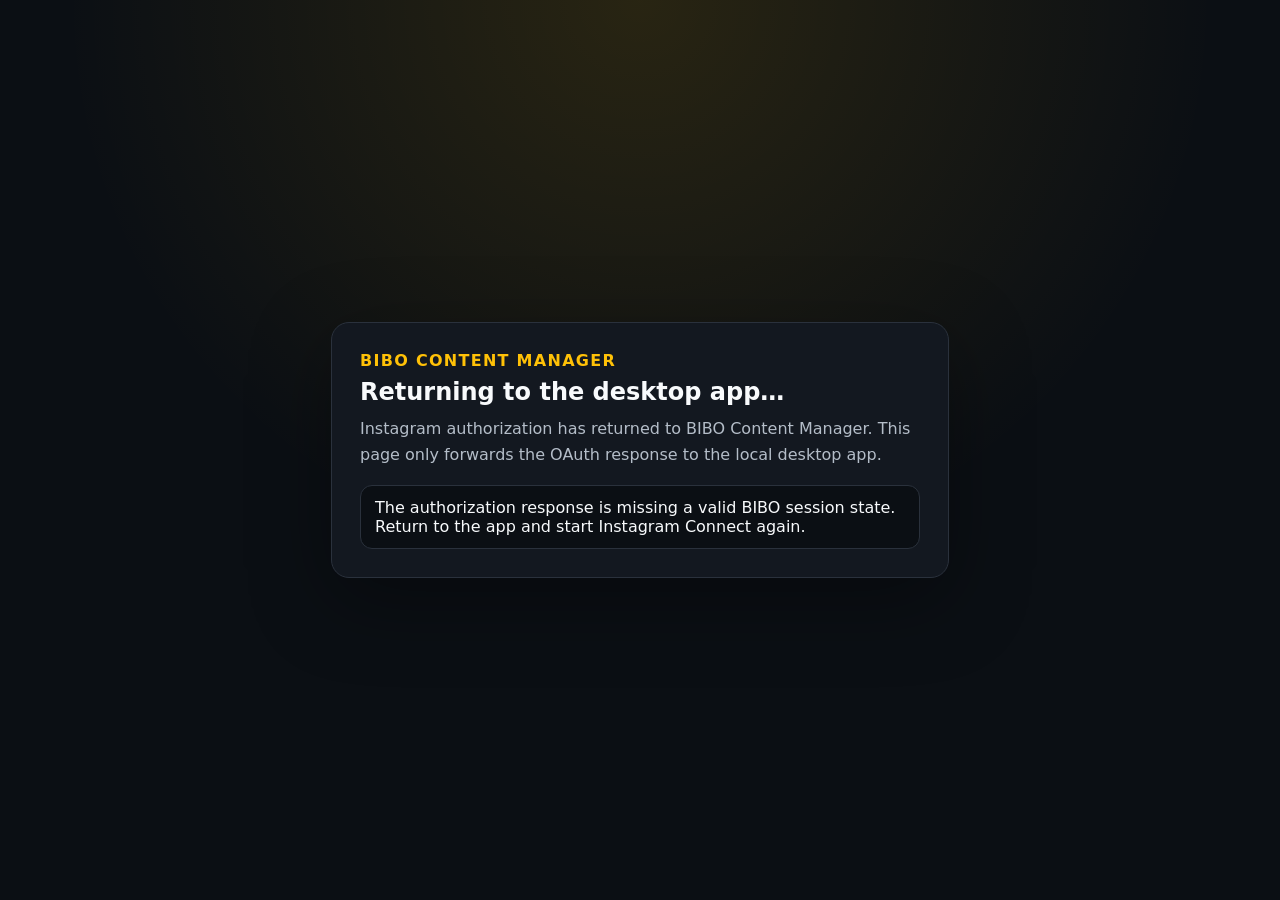
<file: instagram-callback.html>
<!doctype html>
<html lang="en">
<head>
  <meta charset="utf-8" />
  <meta name="viewport" content="width=device-width, initial-scale=1" />
  <meta name="robots" content="noindex,nofollow" />
  <title>BIBO Content Manager — Instagram Connection</title>
  <style>
    :root {
      color-scheme: dark;
      font-family: Inter, ui-sans-serif, system-ui, -apple-system, BlinkMacSystemFont, "Segoe UI", sans-serif;
      background: #0b0f14;
      color: #f8fafc;
    }
    body {
      min-height: 100vh;
      margin: 0;
      display: grid;
      place-items: center;
      background:
        radial-gradient(circle at top, rgba(255, 193, 7, .12), transparent 36rem),
        #0b0f14;
    }
    main {
      width: min(92vw, 560px);
      padding: 28px;
      border: 1px solid #2a313c;
      border-radius: 18px;
      background: #131820;
      box-shadow: 0 22px 80px rgba(0,0,0,.35);
    }
    .brand {
      color: #ffc107;
      font-weight: 800;
      letter-spacing: .08em;
      margin-bottom: 8px;
    }
    h1 { margin: 0 0 10px; font-size: 24px; }
    p { margin: 0 0 16px; color: #b4bdc8; line-height: 1.6; }
    .status {
      margin-top: 18px;
      padding: 12px 14px;
      border-radius: 12px;
      background: #0b0f14;
      border: 1px solid #2a313c;
      word-break: break-word;
    }
    button {
      width: 100%;
      margin-top: 16px;
      border: 0;
      border-radius: 12px;
      padding: 12px 16px;
      font-weight: 800;
      background: #ffc107;
      color: #0b0f14;
      cursor: pointer;
    }
    button[hidden] { display: none; }
  </style>
</head>
<body>
  <main>
    <div class="brand">BIBO CONTENT MANAGER</div>
    <h1>Returning to the desktop app…</h1>
    <p>
      Instagram authorization has returned to BIBO Content Manager.
      This page only forwards the OAuth response to the local desktop app.
    </p>
    <div id="status" class="status">Preparing secure local handoff…</div>
    <button id="retry" type="button" hidden>Return to BIBO Content Manager</button>
  </main>

  <script>
    (() => {
      const params = new URLSearchParams(window.location.search);
      const state = params.get("state") || "";
      const match = /^biboig_(\d{2,5})_[A-Za-z0-9_-]{16,}$/.exec(state);
      const status = document.getElementById("status");
      const retry = document.getElementById("retry");

      if (!match) {
        status.textContent =
          "The authorization response is missing a valid BIBO session state. Return to the app and start Instagram Connect again.";
        return;
      }

      const port = Number(match[1]);

      if (!Number.isInteger(port) || port < 1024 || port > 65535) {
        status.textContent =
          "The local callback port is invalid. Return to the app and start Instagram Connect again.";
        return;
      }

      const target =
        `http://127.0.0.1:${port}/instagram/callback/?${params.toString()}`;

      const go = () => {
        window.location.replace(target);
      };

      retry.hidden = false;
      retry.addEventListener("click", go);

      status.textContent =
        "Opening BIBO Content Manager. If nothing happens, use the button below.";

      setTimeout(go, 250);
    })();
  </script>
</body>
</html>
</file>
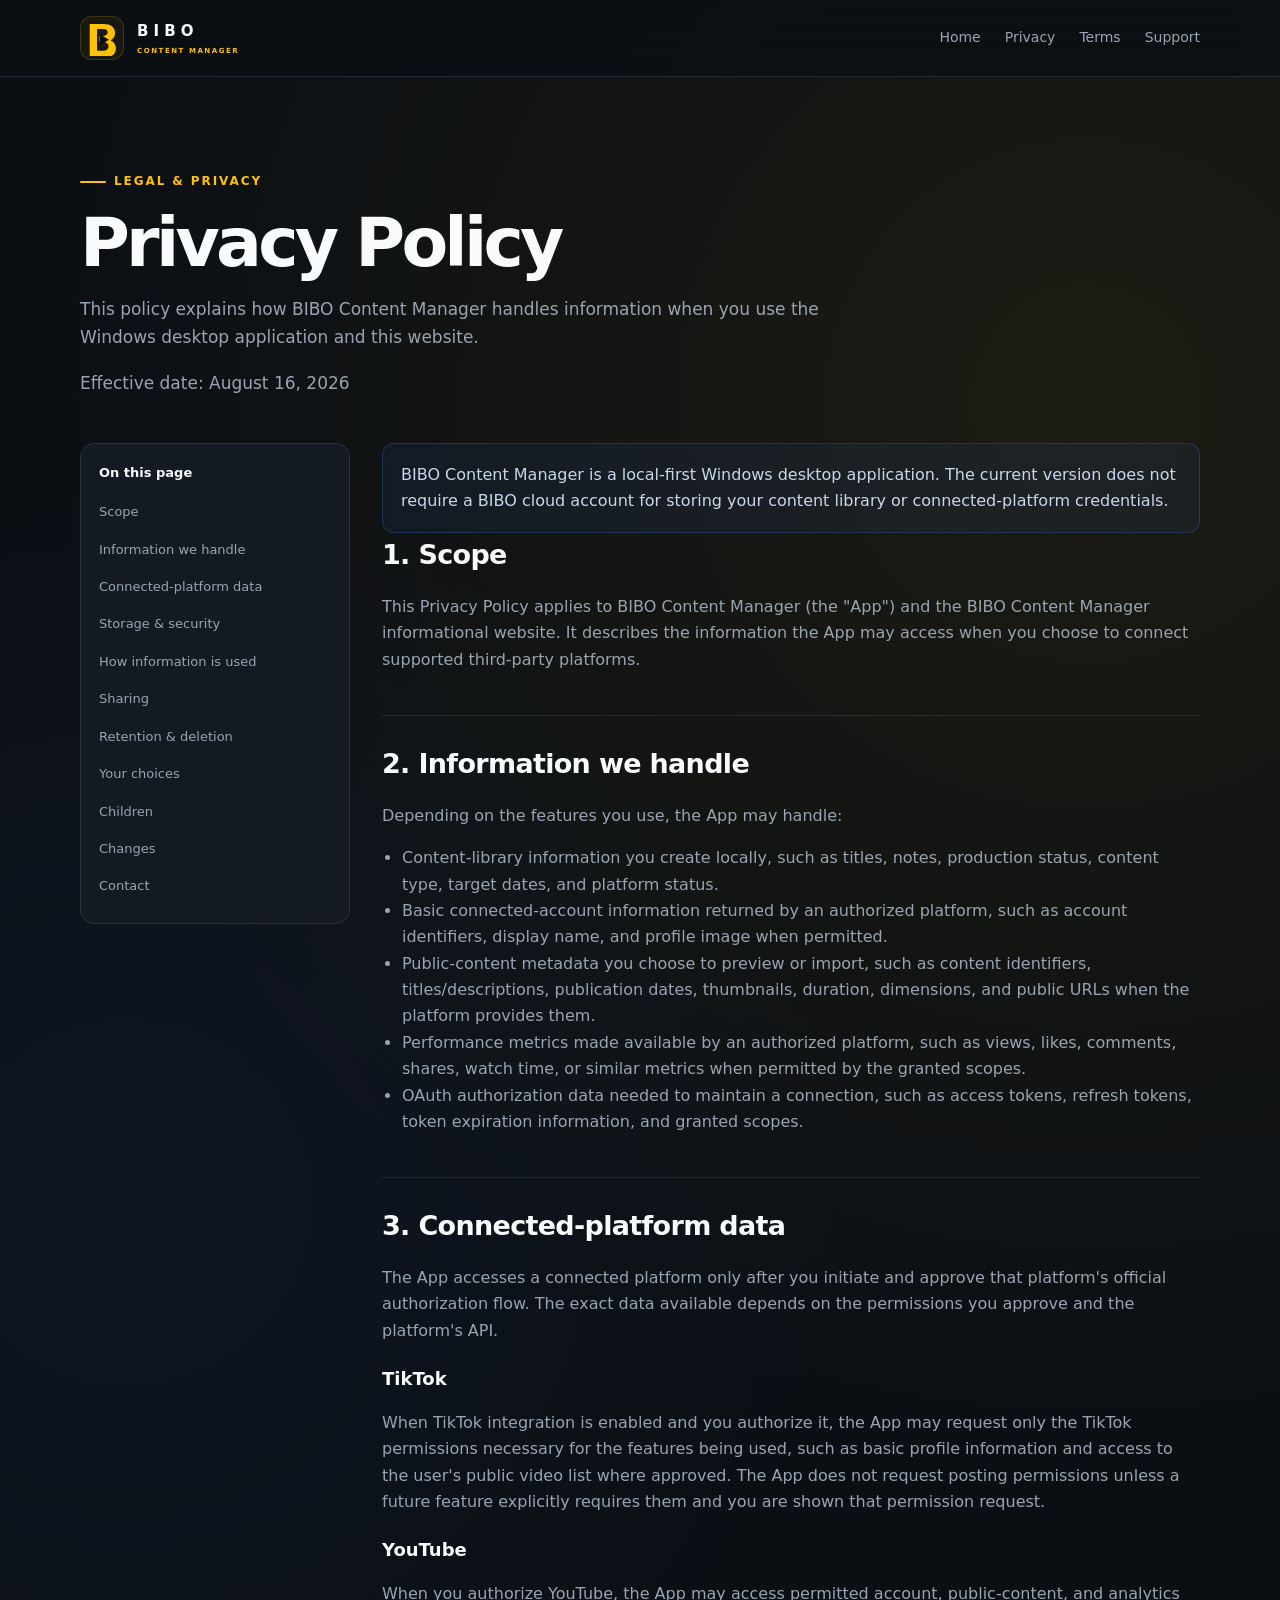
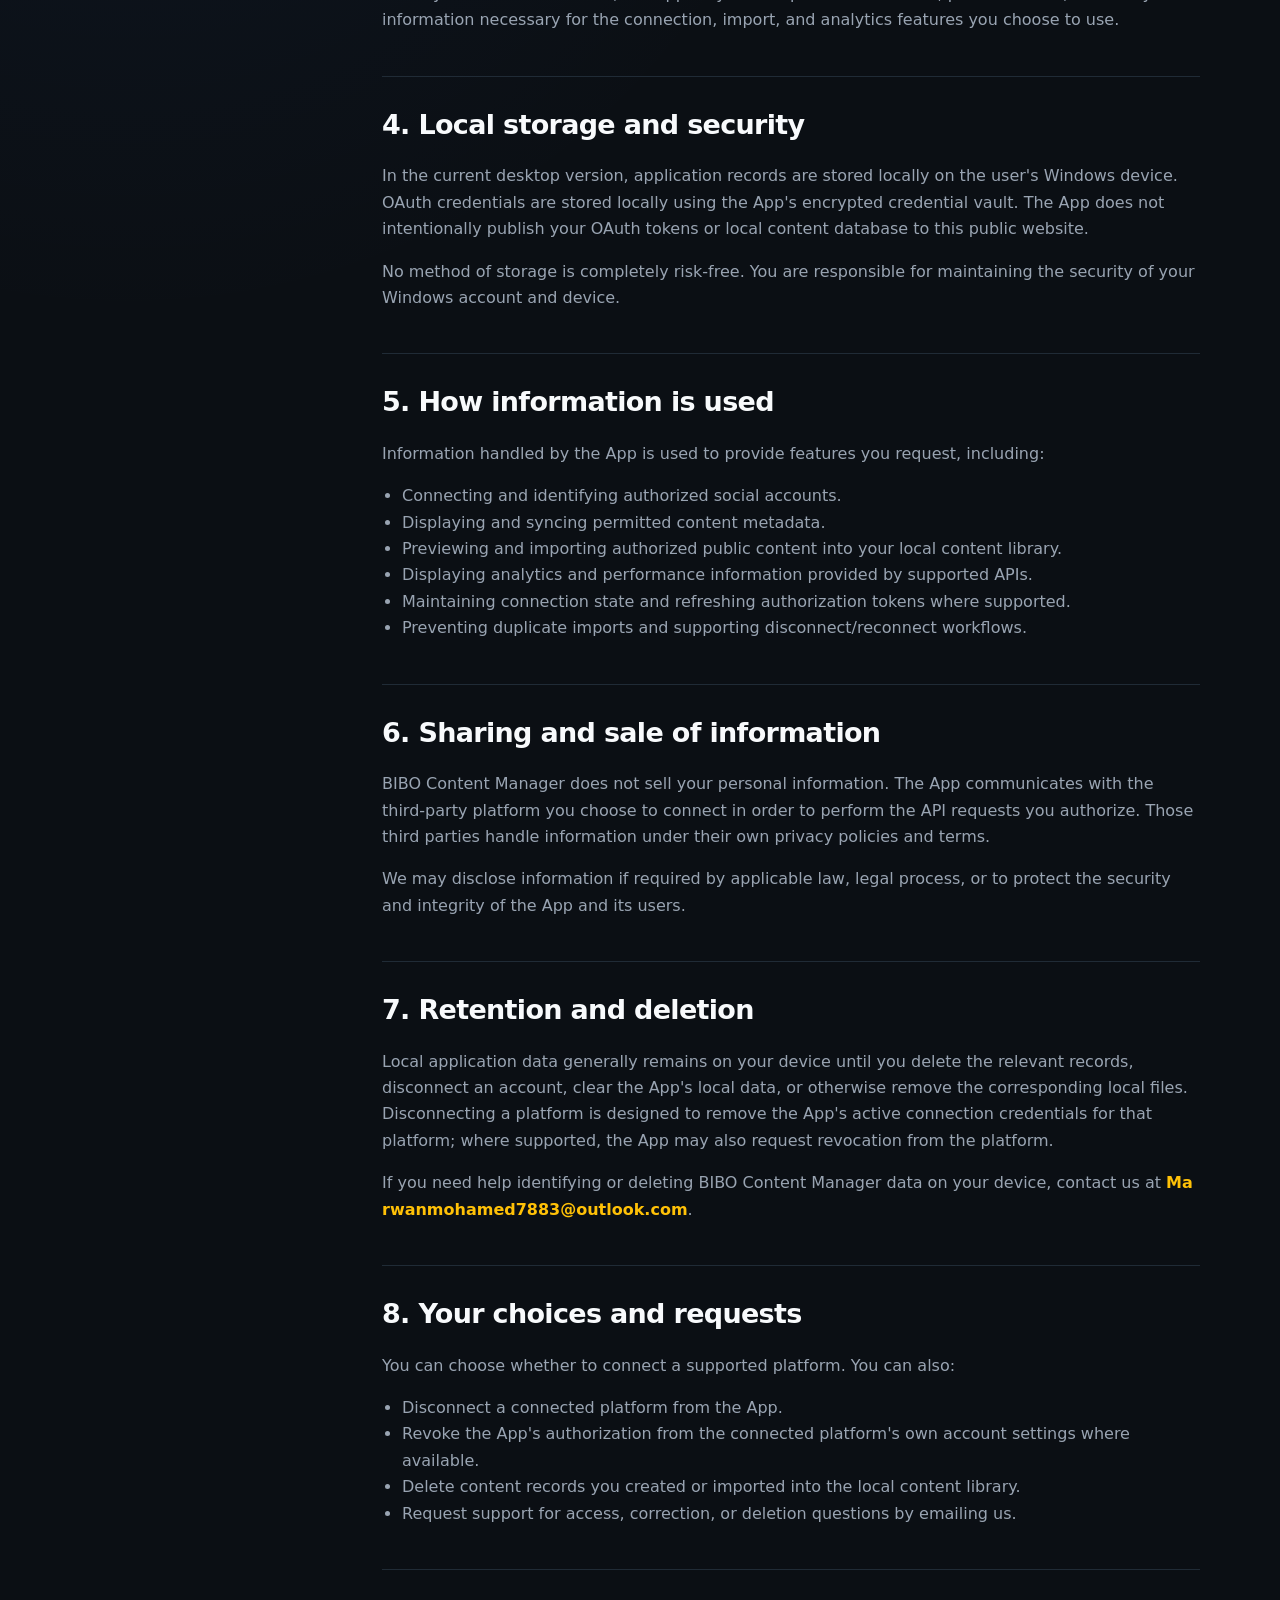
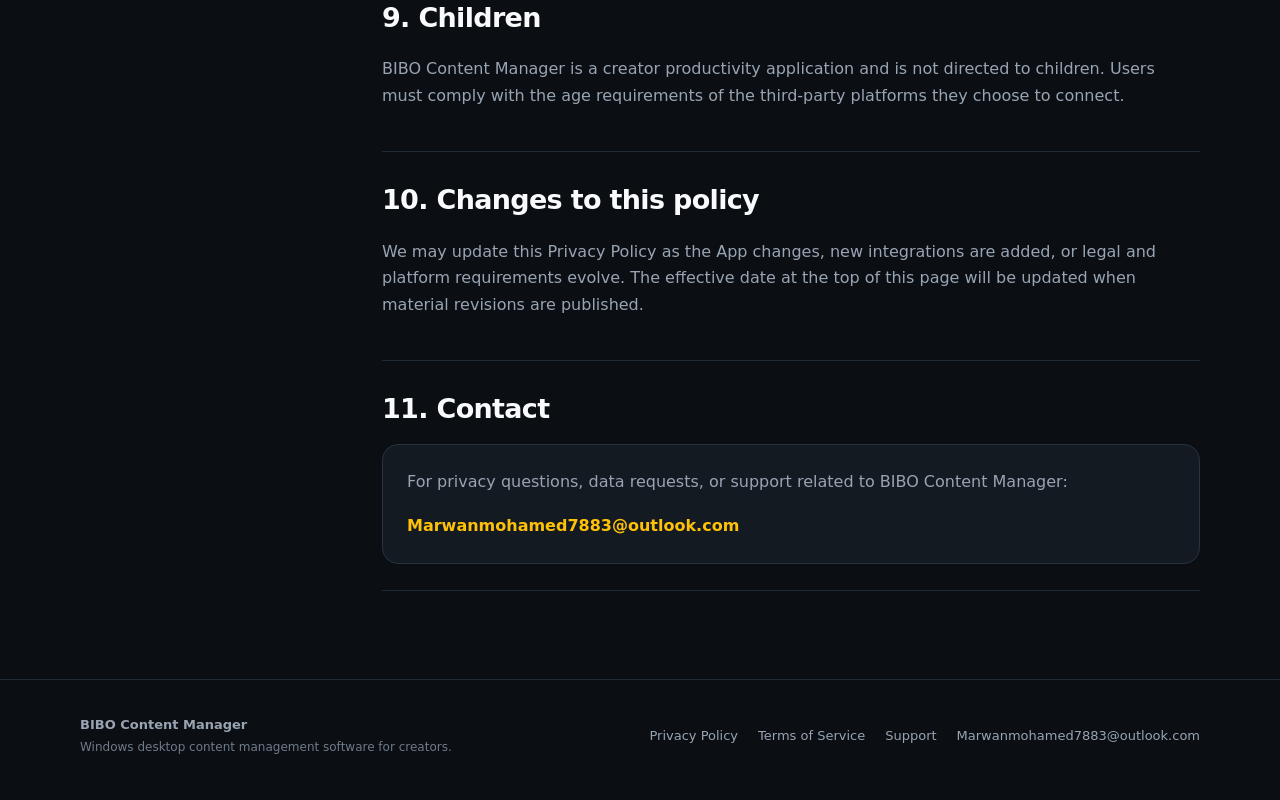
<file: privacy.html>
<!doctype html>
<html lang="en">
<head>
  <meta charset="utf-8">
  <meta name="viewport" content="width=device-width, initial-scale=1">
  <meta name="description" content="Privacy Policy for BIBO Content Manager.">
  <title>Privacy Policy — BIBO Content Manager</title>
  <link rel="stylesheet" href="styles.css">
</head>
<body>

<header class="site-header">
  <nav class="nav" aria-label="Primary">
    <a class="brand" href="index.html" aria-label="BIBO Content Manager home">
      <span class="brand-mark">
<svg viewBox="0 0 88 88" aria-hidden="true">
  <path fill="#ffc107" d="M14 10h34c17 0 28 8 28 22 0 8-4 14-11 18 8 3 13 10 13 19 0 15-11 23-30 23H14V10Zm18 17v48h15c8 0 13-4 13-11 0-6-5-10-14-10H38V39h8c8 0 12-4 12-9 0-5-4-8-12-8H32v5Z"/>
  <path fill="#0b0f14" d="m39 35 22 13-22 13V35Z"/>
</svg>
</span>
      <span class="brand-copy">
        <strong>BIBO</strong>
        <span>CONTENT MANAGER</span>
      </span>
    </a>
    <div class="nav-links">
      <a href="index.html">Home</a>
<a href="privacy.html" aria-current="page">Privacy</a>
<a href="terms.html">Terms</a>
<a href="support.html">Support</a>
    </div>
  </nav>
</header>


<main class="container">
  <section class="page-hero">
    <span class="eyebrow">Legal &amp; privacy</span>
    <h1>Privacy Policy</h1>
    <p>
      This policy explains how BIBO Content Manager handles information when you use
      the Windows desktop application and this website.
    </p>
    <p class="small-note">Effective date: August 16, 2026</p>
  </section>

  <div class="policy-layout">
    <aside class="policy-nav" aria-label="Privacy policy sections">
      <strong>On this page</strong>
      <a href="#scope">Scope</a>
      <a href="#information">Information we handle</a>
      <a href="#platform-data">Connected-platform data</a>
      <a href="#storage">Storage &amp; security</a>
      <a href="#uses">How information is used</a>
      <a href="#sharing">Sharing</a>
      <a href="#retention">Retention &amp; deletion</a>
      <a href="#rights">Your choices</a>
      <a href="#children">Children</a>
      <a href="#changes">Changes</a>
      <a href="#contact">Contact</a>
    </aside>

    <article class="policy-content">
      <section id="scope">
        <div class="notice">
          BIBO Content Manager is a local-first Windows desktop application. The current
          version does not require a BIBO cloud account for storing your content library
          or connected-platform credentials.
        </div>
        <h2>1. Scope</h2>
        <p>
          This Privacy Policy applies to BIBO Content Manager (the "App") and the
          BIBO Content Manager informational website. It describes the information the
          App may access when you choose to connect supported third-party platforms.
        </p>
      </section>

      <section id="information">
        <h2>2. Information we handle</h2>
        <p>Depending on the features you use, the App may handle:</p>
        <ul>
          <li>Content-library information you create locally, such as titles, notes, production status, content type, target dates, and platform status.</li>
          <li>Basic connected-account information returned by an authorized platform, such as account identifiers, display name, and profile image when permitted.</li>
          <li>Public-content metadata you choose to preview or import, such as content identifiers, titles/descriptions, publication dates, thumbnails, duration, dimensions, and public URLs when the platform provides them.</li>
          <li>Performance metrics made available by an authorized platform, such as views, likes, comments, shares, watch time, or similar metrics when permitted by the granted scopes.</li>
          <li>OAuth authorization data needed to maintain a connection, such as access tokens, refresh tokens, token expiration information, and granted scopes.</li>
        </ul>
      </section>

      <section id="platform-data">
        <h2>3. Connected-platform data</h2>
        <p>
          The App accesses a connected platform only after you initiate and approve that
          platform's official authorization flow. The exact data available depends on the
          permissions you approve and the platform's API.
        </p>
        <h3>TikTok</h3>
        <p>
          When TikTok integration is enabled and you authorize it, the App may request
          only the TikTok permissions necessary for the features being used, such as
          basic profile information and access to the user's public video list where approved.
          The App does not request posting permissions unless a future feature explicitly
          requires them and you are shown that permission request.
        </p>
        <h3>YouTube</h3>
        <p>
          When you authorize YouTube, the App may access permitted account, public-content,
          and analytics information necessary for the connection, import, and analytics
          features you choose to use.
        </p>
      </section>

      <section id="storage">
        <h2>4. Local storage and security</h2>
        <p>
          In the current desktop version, application records are stored locally on the
          user's Windows device. OAuth credentials are stored locally using the App's
          encrypted credential vault. The App does not intentionally publish your OAuth
          tokens or local content database to this public website.
        </p>
        <p>
          No method of storage is completely risk-free. You are responsible for maintaining
          the security of your Windows account and device.
        </p>
      </section>

      <section id="uses">
        <h2>5. How information is used</h2>
        <p>Information handled by the App is used to provide features you request, including:</p>
        <ul>
          <li>Connecting and identifying authorized social accounts.</li>
          <li>Displaying and syncing permitted content metadata.</li>
          <li>Previewing and importing authorized public content into your local content library.</li>
          <li>Displaying analytics and performance information provided by supported APIs.</li>
          <li>Maintaining connection state and refreshing authorization tokens where supported.</li>
          <li>Preventing duplicate imports and supporting disconnect/reconnect workflows.</li>
        </ul>
      </section>

      <section id="sharing">
        <h2>6. Sharing and sale of information</h2>
        <p>
          BIBO Content Manager does not sell your personal information. The App communicates
          with the third-party platform you choose to connect in order to perform the API
          requests you authorize. Those third parties handle information under their own
          privacy policies and terms.
        </p>
        <p>
          We may disclose information if required by applicable law, legal process, or to
          protect the security and integrity of the App and its users.
        </p>
      </section>

      <section id="retention">
        <h2>7. Retention and deletion</h2>
        <p>
          Local application data generally remains on your device until you delete the
          relevant records, disconnect an account, clear the App's local data, or otherwise
          remove the corresponding local files. Disconnecting a platform is designed to
          remove the App's active connection credentials for that platform; where supported,
          the App may also request revocation from the platform.
        </p>
        <p>
          If you need help identifying or deleting BIBO Content Manager data on your device,
          contact us at <a class="contact-email" href="mailto:Marwanmohamed7883@outlook.com">Marwanmohamed7883@outlook.com</a>.
        </p>
      </section>

      <section id="rights">
        <h2>8. Your choices and requests</h2>
        <p>You can choose whether to connect a supported platform. You can also:</p>
        <ul>
          <li>Disconnect a connected platform from the App.</li>
          <li>Revoke the App's authorization from the connected platform's own account settings where available.</li>
          <li>Delete content records you created or imported into the local content library.</li>
          <li>Request support for access, correction, or deletion questions by emailing us.</li>
        </ul>
      </section>

      <section id="children">
        <h2>9. Children</h2>
        <p>
          BIBO Content Manager is a creator productivity application and is not directed
          to children. Users must comply with the age requirements of the third-party
          platforms they choose to connect.
        </p>
      </section>

      <section id="changes">
        <h2>10. Changes to this policy</h2>
        <p>
          We may update this Privacy Policy as the App changes, new integrations are added,
          or legal and platform requirements evolve. The effective date at the top of this
          page will be updated when material revisions are published.
        </p>
      </section>

      <section id="contact">
        <h2>11. Contact</h2>
        <div class="contact-box">
          <p>
            For privacy questions, data requests, or support related to BIBO Content Manager:
          </p>
          <a class="contact-email" href="mailto:Marwanmohamed7883@outlook.com">Marwanmohamed7883@outlook.com</a>
        </div>
      </section>
    </article>
  </div>
</main>


<footer class="site-footer">
  <div class="container footer-inner">
    <div>
      <strong>BIBO Content Manager</strong><br>
      <span class="small-note">Windows desktop content management software for creators.</span>
    </div>
    <div class="footer-links">
      <a href="privacy.html">Privacy Policy</a>
      <a href="terms.html">Terms of Service</a>
      <a href="support.html">Support</a>
      <a href="mailto:Marwanmohamed7883@outlook.com">Marwanmohamed7883@outlook.com</a>
    </div>
  </div>
</footer>

</body>
</html>
</file>
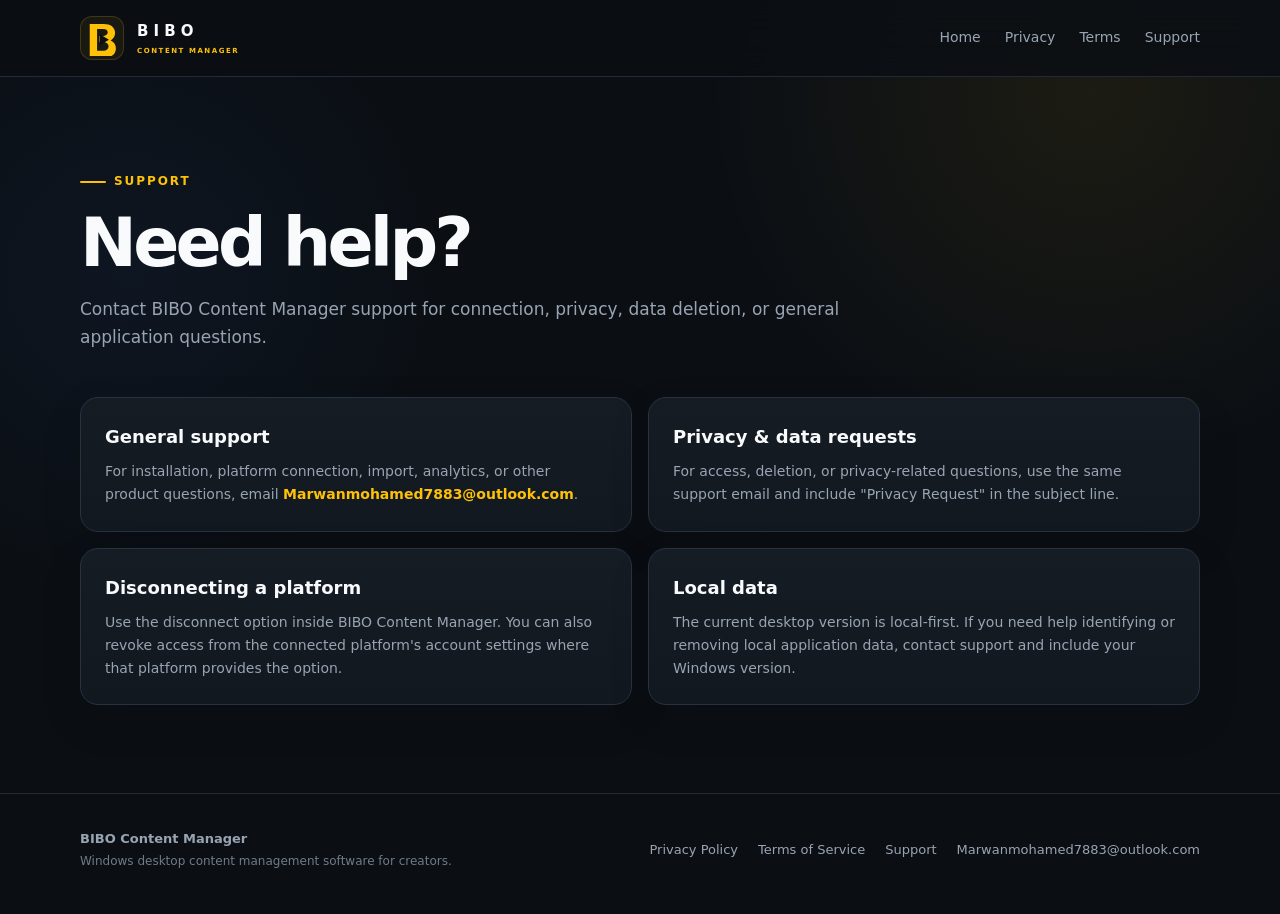
<file: support.html>
<!doctype html>
<html lang="en">
<head>
  <meta charset="utf-8">
  <meta name="viewport" content="width=device-width, initial-scale=1">
  <meta name="description" content="Support for BIBO Content Manager.">
  <title>Support — BIBO Content Manager</title>
  <link rel="stylesheet" href="styles.css">
</head>
<body>

<header class="site-header">
  <nav class="nav" aria-label="Primary">
    <a class="brand" href="index.html" aria-label="BIBO Content Manager home">
      <span class="brand-mark">
<svg viewBox="0 0 88 88" aria-hidden="true">
  <path fill="#ffc107" d="M14 10h34c17 0 28 8 28 22 0 8-4 14-11 18 8 3 13 10 13 19 0 15-11 23-30 23H14V10Zm18 17v48h15c8 0 13-4 13-11 0-6-5-10-14-10H38V39h8c8 0 12-4 12-9 0-5-4-8-12-8H32v5Z"/>
  <path fill="#0b0f14" d="m39 35 22 13-22 13V35Z"/>
</svg>
</span>
      <span class="brand-copy">
        <strong>BIBO</strong>
        <span>CONTENT MANAGER</span>
      </span>
    </a>
    <div class="nav-links">
      <a href="index.html">Home</a>
<a href="privacy.html">Privacy</a>
<a href="terms.html">Terms</a>
<a href="support.html" aria-current="page">Support</a>
    </div>
  </nav>
</header>


<main class="container">
  <section class="page-hero">
    <span class="eyebrow">Support</span>
    <h1>Need help?</h1>
    <p>
      Contact BIBO Content Manager support for connection, privacy, data deletion,
      or general application questions.
    </p>
  </section>

  <section class="support-grid">
    <article class="support-card">
      <h3>General support</h3>
      <p>
        For installation, platform connection, import, analytics, or other product questions,
        email <a class="contact-email" href="mailto:Marwanmohamed7883@outlook.com">Marwanmohamed7883@outlook.com</a>.
      </p>
    </article>

    <article class="support-card">
      <h3>Privacy &amp; data requests</h3>
      <p>
        For access, deletion, or privacy-related questions, use the same support email and
        include "Privacy Request" in the subject line.
      </p>
    </article>

    <article class="support-card">
      <h3>Disconnecting a platform</h3>
      <p>
        Use the disconnect option inside BIBO Content Manager. You can also revoke access
        from the connected platform's account settings where that platform provides the option.
      </p>
    </article>

    <article class="support-card">
      <h3>Local data</h3>
      <p>
        The current desktop version is local-first. If you need help identifying or removing
        local application data, contact support and include your Windows version.
      </p>
    </article>
  </section>
</main>


<footer class="site-footer">
  <div class="container footer-inner">
    <div>
      <strong>BIBO Content Manager</strong><br>
      <span class="small-note">Windows desktop content management software for creators.</span>
    </div>
    <div class="footer-links">
      <a href="privacy.html">Privacy Policy</a>
      <a href="terms.html">Terms of Service</a>
      <a href="support.html">Support</a>
      <a href="mailto:Marwanmohamed7883@outlook.com">Marwanmohamed7883@outlook.com</a>
    </div>
  </div>
</footer>

</body>
</html>
</file>
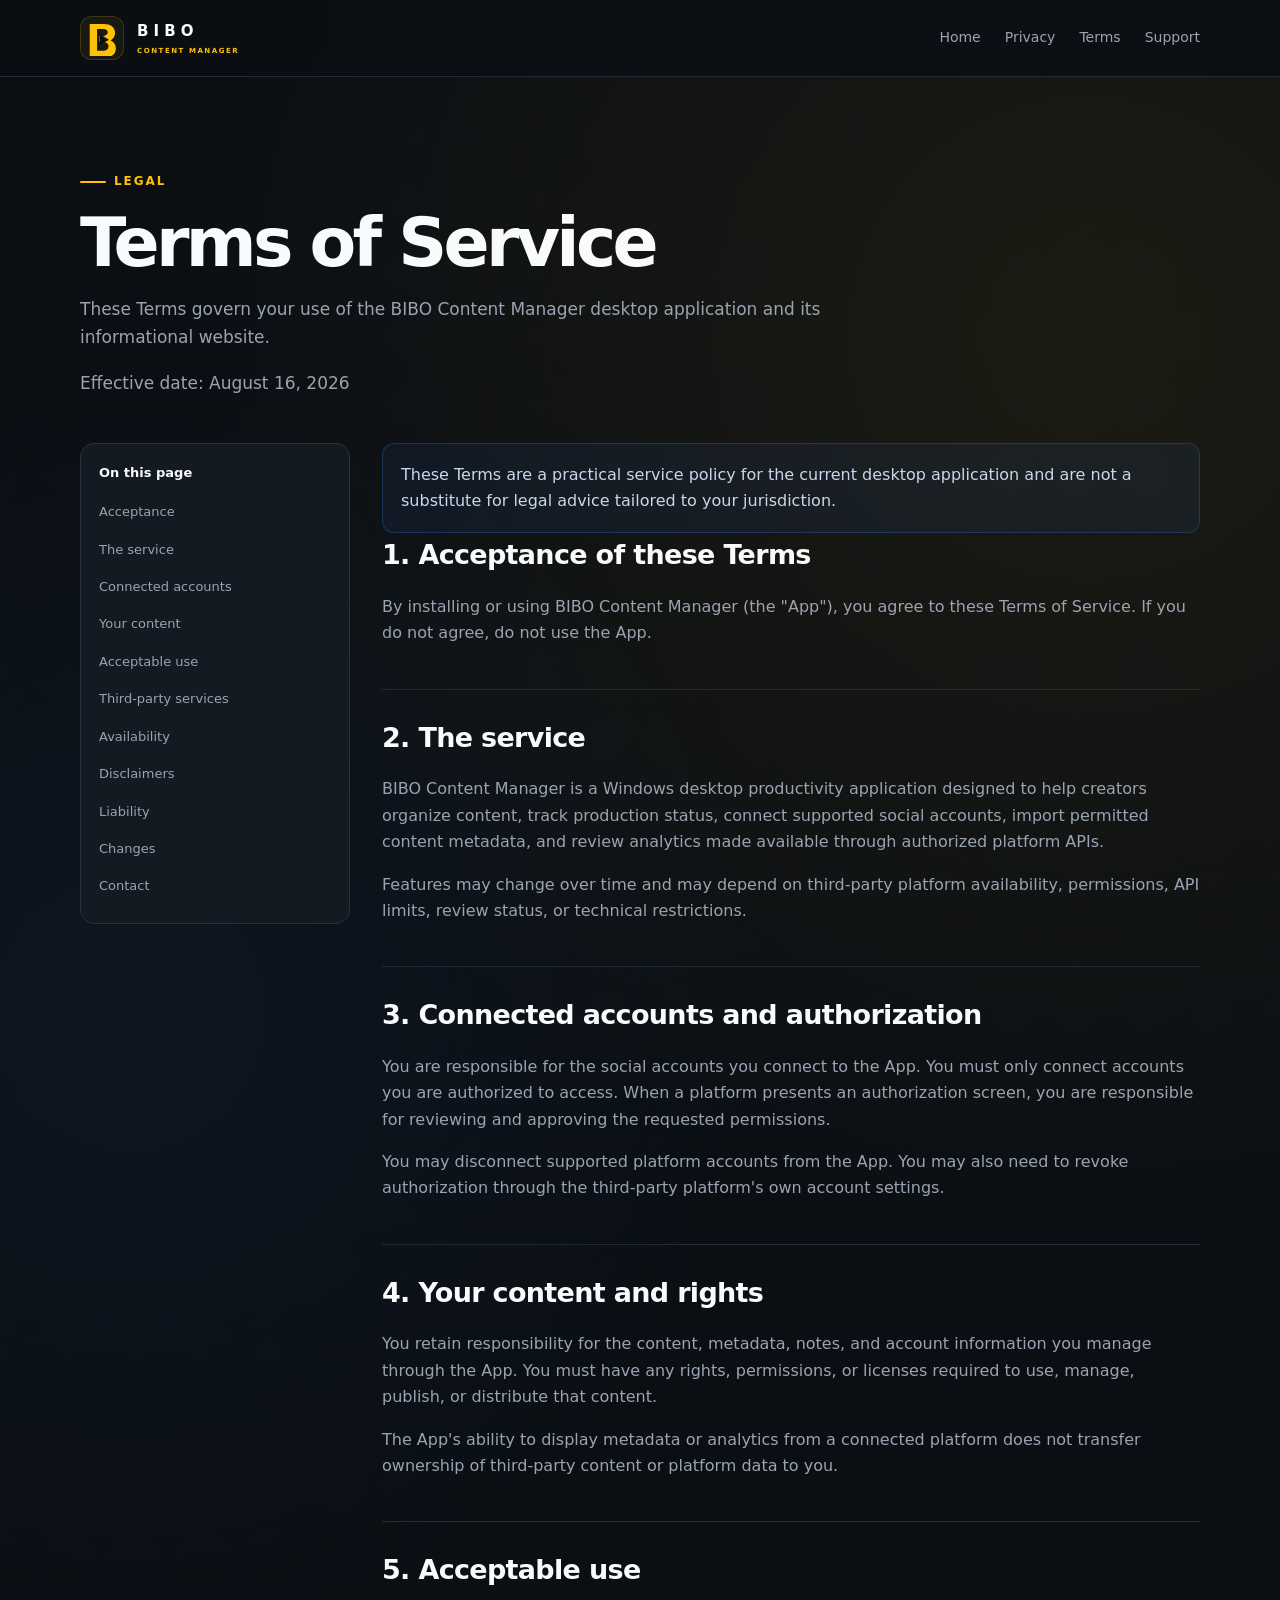
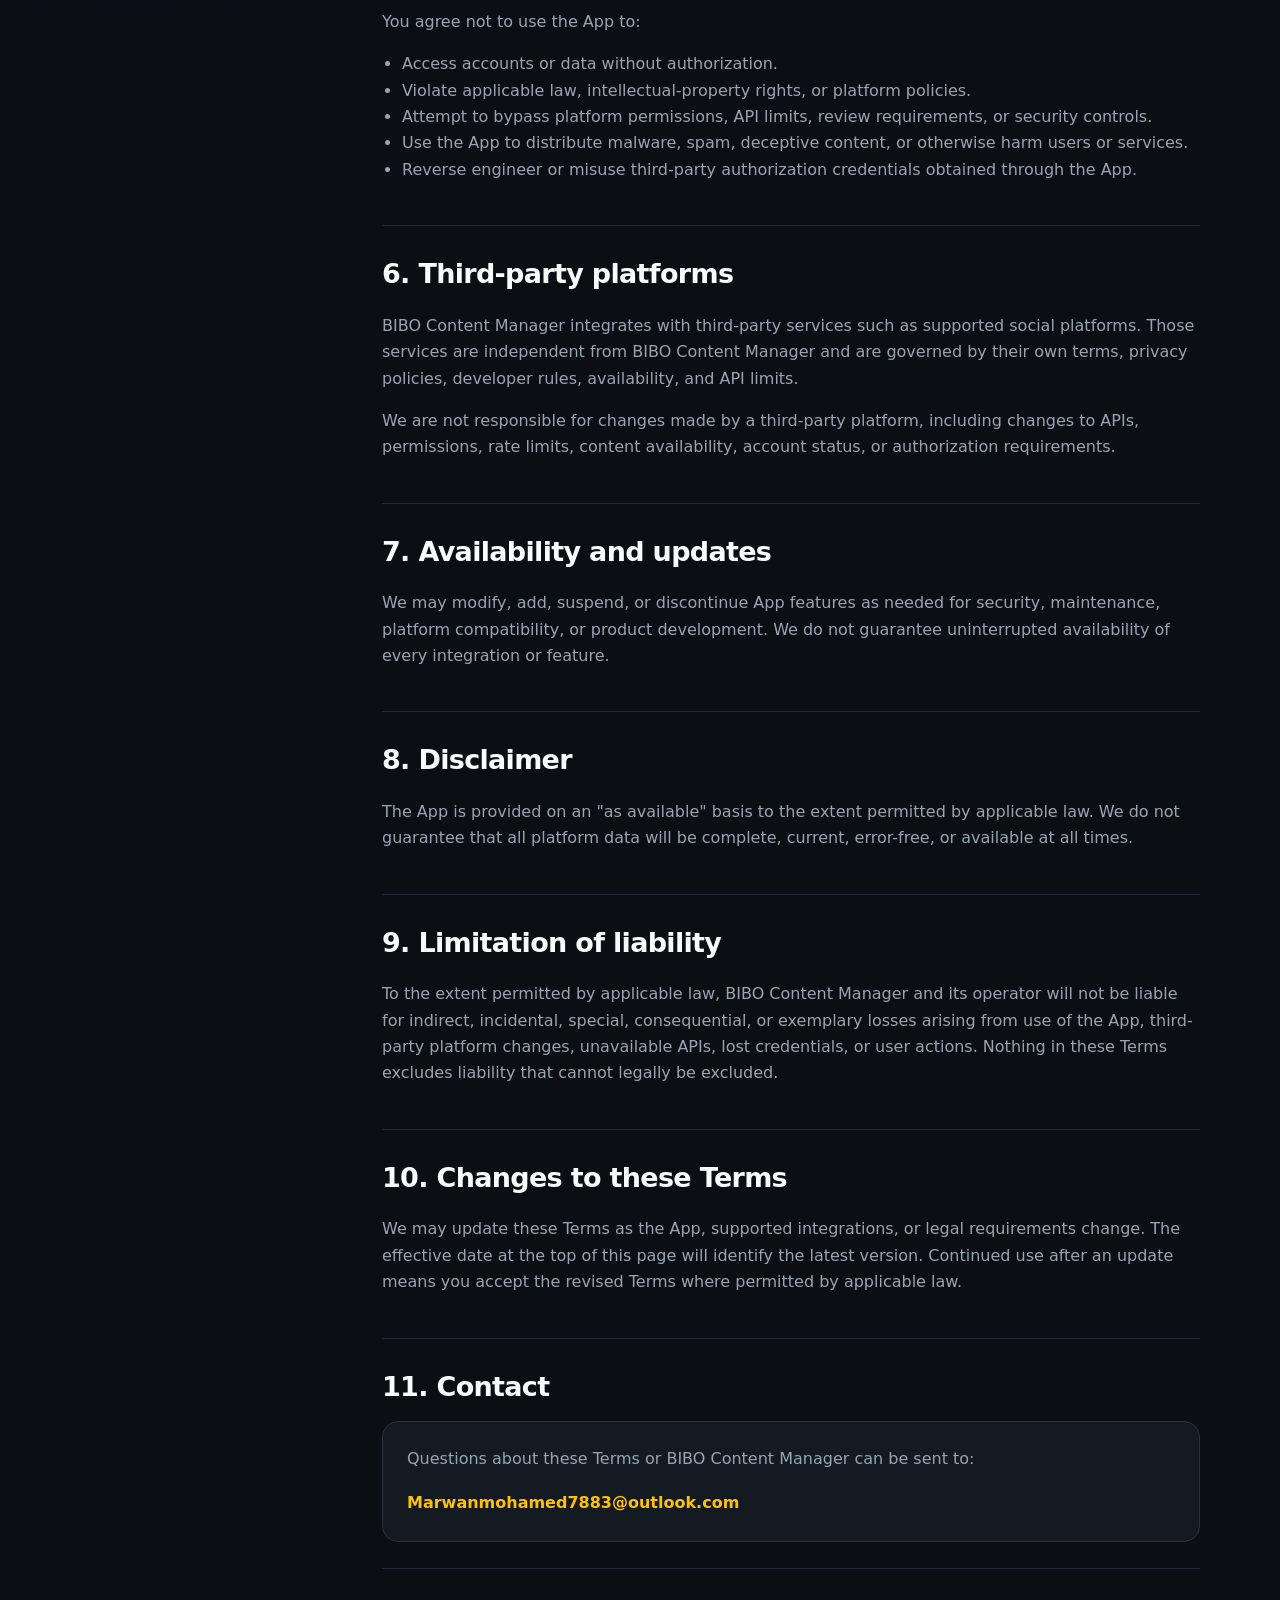
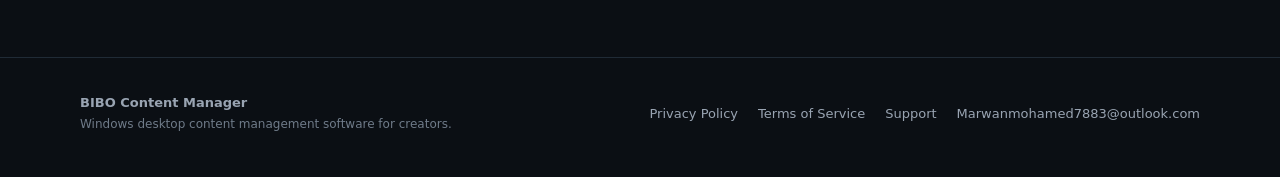
<file: terms.html>
<!doctype html>
<html lang="en">
<head>
  <meta charset="utf-8">
  <meta name="viewport" content="width=device-width, initial-scale=1">
  <meta name="description" content="Terms of Service for BIBO Content Manager.">
  <title>Terms of Service — BIBO Content Manager</title>
  <link rel="stylesheet" href="styles.css">
</head>
<body>

<header class="site-header">
  <nav class="nav" aria-label="Primary">
    <a class="brand" href="index.html" aria-label="BIBO Content Manager home">
      <span class="brand-mark">
<svg viewBox="0 0 88 88" aria-hidden="true">
  <path fill="#ffc107" d="M14 10h34c17 0 28 8 28 22 0 8-4 14-11 18 8 3 13 10 13 19 0 15-11 23-30 23H14V10Zm18 17v48h15c8 0 13-4 13-11 0-6-5-10-14-10H38V39h8c8 0 12-4 12-9 0-5-4-8-12-8H32v5Z"/>
  <path fill="#0b0f14" d="m39 35 22 13-22 13V35Z"/>
</svg>
</span>
      <span class="brand-copy">
        <strong>BIBO</strong>
        <span>CONTENT MANAGER</span>
      </span>
    </a>
    <div class="nav-links">
      <a href="index.html">Home</a>
<a href="privacy.html">Privacy</a>
<a href="terms.html" aria-current="page">Terms</a>
<a href="support.html">Support</a>
    </div>
  </nav>
</header>


<main class="container">
  <section class="page-hero">
    <span class="eyebrow">Legal</span>
    <h1>Terms of Service</h1>
    <p>
      These Terms govern your use of the BIBO Content Manager desktop application
      and its informational website.
    </p>
    <p class="small-note">Effective date: August 16, 2026</p>
  </section>

  <div class="policy-layout">
    <aside class="policy-nav" aria-label="Terms sections">
      <strong>On this page</strong>
      <a href="#acceptance">Acceptance</a>
      <a href="#service">The service</a>
      <a href="#accounts">Connected accounts</a>
      <a href="#content">Your content</a>
      <a href="#acceptable-use">Acceptable use</a>
      <a href="#third-parties">Third-party services</a>
      <a href="#availability">Availability</a>
      <a href="#disclaimer">Disclaimers</a>
      <a href="#liability">Liability</a>
      <a href="#changes">Changes</a>
      <a href="#contact">Contact</a>
    </aside>

    <article class="policy-content">
      <section id="acceptance">
        <div class="notice">
          These Terms are a practical service policy for the current desktop application
          and are not a substitute for legal advice tailored to your jurisdiction.
        </div>
        <h2>1. Acceptance of these Terms</h2>
        <p>
          By installing or using BIBO Content Manager (the "App"), you agree to these
          Terms of Service. If you do not agree, do not use the App.
        </p>
      </section>

      <section id="service">
        <h2>2. The service</h2>
        <p>
          BIBO Content Manager is a Windows desktop productivity application designed to
          help creators organize content, track production status, connect supported social
          accounts, import permitted content metadata, and review analytics made available
          through authorized platform APIs.
        </p>
        <p>
          Features may change over time and may depend on third-party platform availability,
          permissions, API limits, review status, or technical restrictions.
        </p>
      </section>

      <section id="accounts">
        <h2>3. Connected accounts and authorization</h2>
        <p>
          You are responsible for the social accounts you connect to the App. You must only
          connect accounts you are authorized to access. When a platform presents an
          authorization screen, you are responsible for reviewing and approving the
          requested permissions.
        </p>
        <p>
          You may disconnect supported platform accounts from the App. You may also need
          to revoke authorization through the third-party platform's own account settings.
        </p>
      </section>

      <section id="content">
        <h2>4. Your content and rights</h2>
        <p>
          You retain responsibility for the content, metadata, notes, and account information
          you manage through the App. You must have any rights, permissions, or licenses
          required to use, manage, publish, or distribute that content.
        </p>
        <p>
          The App's ability to display metadata or analytics from a connected platform does
          not transfer ownership of third-party content or platform data to you.
        </p>
      </section>

      <section id="acceptable-use">
        <h2>5. Acceptable use</h2>
        <p>You agree not to use the App to:</p>
        <ul>
          <li>Access accounts or data without authorization.</li>
          <li>Violate applicable law, intellectual-property rights, or platform policies.</li>
          <li>Attempt to bypass platform permissions, API limits, review requirements, or security controls.</li>
          <li>Use the App to distribute malware, spam, deceptive content, or otherwise harm users or services.</li>
          <li>Reverse engineer or misuse third-party authorization credentials obtained through the App.</li>
        </ul>
      </section>

      <section id="third-parties">
        <h2>6. Third-party platforms</h2>
        <p>
          BIBO Content Manager integrates with third-party services such as supported social
          platforms. Those services are independent from BIBO Content Manager and are governed
          by their own terms, privacy policies, developer rules, availability, and API limits.
        </p>
        <p>
          We are not responsible for changes made by a third-party platform, including
          changes to APIs, permissions, rate limits, content availability, account status,
          or authorization requirements.
        </p>
      </section>

      <section id="availability">
        <h2>7. Availability and updates</h2>
        <p>
          We may modify, add, suspend, or discontinue App features as needed for security,
          maintenance, platform compatibility, or product development. We do not guarantee
          uninterrupted availability of every integration or feature.
        </p>
      </section>

      <section id="disclaimer">
        <h2>8. Disclaimer</h2>
        <p>
          The App is provided on an "as available" basis to the extent permitted by applicable
          law. We do not guarantee that all platform data will be complete, current, error-free,
          or available at all times.
        </p>
      </section>

      <section id="liability">
        <h2>9. Limitation of liability</h2>
        <p>
          To the extent permitted by applicable law, BIBO Content Manager and its operator
          will not be liable for indirect, incidental, special, consequential, or exemplary
          losses arising from use of the App, third-party platform changes, unavailable APIs,
          lost credentials, or user actions. Nothing in these Terms excludes liability that
          cannot legally be excluded.
        </p>
      </section>

      <section id="changes">
        <h2>10. Changes to these Terms</h2>
        <p>
          We may update these Terms as the App, supported integrations, or legal requirements
          change. The effective date at the top of this page will identify the latest version.
          Continued use after an update means you accept the revised Terms where permitted
          by applicable law.
        </p>
      </section>

      <section id="contact">
        <h2>11. Contact</h2>
        <div class="contact-box">
          <p>Questions about these Terms or BIBO Content Manager can be sent to:</p>
          <a class="contact-email" href="mailto:Marwanmohamed7883@outlook.com">Marwanmohamed7883@outlook.com</a>
        </div>
      </section>
    </article>
  </div>
</main>


<footer class="site-footer">
  <div class="container footer-inner">
    <div>
      <strong>BIBO Content Manager</strong><br>
      <span class="small-note">Windows desktop content management software for creators.</span>
    </div>
    <div class="footer-links">
      <a href="privacy.html">Privacy Policy</a>
      <a href="terms.html">Terms of Service</a>
      <a href="support.html">Support</a>
      <a href="mailto:Marwanmohamed7883@outlook.com">Marwanmohamed7883@outlook.com</a>
    </div>
  </div>
</footer>

</body>
</html>
</file>
<file: styles.css>
:root {
  --bg: #0b0f14;
  --bg-soft: #101720;
  --card: #131a22;
  --card-2: #18212b;
  --border: #273340;
  --border-soft: #202b36;
  --text: #f8fafc;
  --muted: #99a4b2;
  --muted-2: #6f7b89;
  --accent: #ffc107;
  --accent-strong: #e8b300;
  --green: #22c55e;
  --blue: #3b82f6;
  --shadow: 0 22px 60px rgba(0,0,0,.25);
  --radius: 18px;
  --container: 1120px;
}

* { box-sizing: border-box; }

html {
  scroll-behavior: smooth;
  background: var(--bg);
}

body {
  margin: 0;
  color: var(--text);
  background:
    radial-gradient(circle at 85% 10%, rgba(255,193,7,.07), transparent 28%),
    radial-gradient(circle at 10% 30%, rgba(59,130,246,.06), transparent 24%),
    var(--bg);
  font-family:
    "Segoe UI Variable Text",
    "Segoe UI Variable",
    "Segoe UI",
    Inter,
    system-ui,
    -apple-system,
    BlinkMacSystemFont,
    Arial,
    sans-serif;
  font-size: 16px;
  line-height: 1.65;
  -webkit-font-smoothing: antialiased;
}

a {
  color: inherit;
  text-decoration: none;
}

a:focus-visible,
button:focus-visible {
  outline: 3px solid rgba(255,193,7,.45);
  outline-offset: 3px;
}

.site-header {
  position: sticky;
  top: 0;
  z-index: 20;
  border-bottom: 1px solid rgba(39,51,64,.8);
  background: rgba(11,15,20,.84);
  backdrop-filter: blur(18px);
}

.nav {
  width: min(calc(100% - 36px), var(--container));
  min-height: 76px;
  margin: 0 auto;
  display: flex;
  align-items: center;
  justify-content: space-between;
  gap: 24px;
}

.brand {
  display: inline-flex;
  align-items: center;
  gap: 13px;
}

.brand-mark {
  width: 44px;
  height: 44px;
  display: grid;
  place-items: center;
  border: 1px solid rgba(255,193,7,.18);
  border-radius: 12px;
  background: rgba(255,193,7,.06);
}

.brand-mark svg {
  width: 36px;
  height: 36px;
}

.brand-copy {
  display: flex;
  flex-direction: column;
  gap: 2px;
}

.brand-copy strong {
  font-size: 15px;
  letter-spacing: .34em;
}

.brand-copy span {
  color: var(--accent);
  font-size: 7px;
  font-weight: 800;
  letter-spacing: .22em;
}

.nav-links {
  display: flex;
  align-items: center;
  gap: 24px;
  color: var(--muted);
  font-size: 14px;
}

.nav-links a:hover,
.footer-links a:hover {
  color: var(--accent);
}

.container {
  width: min(calc(100% - 36px), var(--container));
  margin: 0 auto;
}

.hero {
  min-height: 680px;
  display: grid;
  grid-template-columns: 1.1fr .9fr;
  align-items: center;
  gap: 52px;
  padding: 88px 0 70px;
}

.eyebrow {
  display: inline-flex;
  align-items: center;
  gap: 8px;
  margin-bottom: 18px;
  color: var(--accent);
  font-size: 12px;
  font-weight: 800;
  letter-spacing: .16em;
  text-transform: uppercase;
}

.eyebrow::before {
  content: "";
  width: 26px;
  height: 2px;
  border-radius: 999px;
  background: var(--accent);
}

.hero h1,
.page-hero h1 {
  margin: 0;
  max-width: 780px;
  font-size: clamp(44px, 7vw, 82px);
  line-height: .98;
  letter-spacing: -.055em;
}

.hero h1 span {
  color: var(--accent);
}

.hero p {
  max-width: 690px;
  margin: 26px 0 0;
  color: var(--muted);
  font-size: 18px;
}

.cta-row {
  display: flex;
  flex-wrap: wrap;
  gap: 12px;
  margin-top: 32px;
}

.button {
  min-height: 48px;
  display: inline-flex;
  align-items: center;
  justify-content: center;
  gap: 8px;
  padding: 0 18px;
  border: 1px solid var(--border);
  border-radius: 11px;
  color: var(--text);
  background: var(--card);
  font-size: 14px;
  font-weight: 700;
}

.button.primary {
  color: #0b0f14;
  background: var(--accent);
  border-color: var(--accent);
}

.button:hover {
  transform: translateY(-1px);
}

.hero-panel {
  position: relative;
  min-height: 430px;
  padding: 18px;
  border: 1px solid var(--border);
  border-radius: 24px;
  background:
    radial-gradient(circle at 78% 5%, rgba(255,193,7,.15), transparent 22%),
    linear-gradient(180deg, #151d26, #10161d);
  box-shadow: var(--shadow);
  overflow: hidden;
}

.hero-window {
  min-height: 395px;
  display: grid;
  grid-template-columns: 96px 1fr;
  border: 1px solid #2b3744;
  border-radius: 15px;
  overflow: hidden;
  background: #0f151c;
}

.mock-sidebar {
  padding: 14px 10px;
  border-right: 1px solid #27313c;
  background: #0b131a;
}

.mock-logo {
  width: 33px;
  height: 33px;
  margin: 2px auto 22px;
  border-radius: 8px;
  background: var(--accent);
}

.mock-nav-item {
  height: 27px;
  margin: 7px 0;
  border-radius: 6px;
  background: #141d26;
}

.mock-nav-item.active {
  border-left: 3px solid var(--accent);
  background: #1a2430;
}

.mock-main {
  padding: 18px;
}

.mock-top {
  width: 100%;
  height: 34px;
  margin-bottom: 18px;
  border-radius: 8px;
  background: #151e27;
}

.mock-title {
  width: 46%;
  height: 18px;
  margin-bottom: 16px;
  border-radius: 5px;
  background: #e8edf3;
}

.mock-cards {
  display: grid;
  grid-template-columns: repeat(4, 1fr);
  gap: 8px;
}

.mock-card {
  height: 70px;
  border: 1px solid #283541;
  border-radius: 8px;
  background: #151d26;
}

.mock-body {
  display: grid;
  grid-template-columns: 1.3fr .7fr;
  gap: 9px;
  margin-top: 9px;
}

.mock-list,
.mock-chart {
  height: 216px;
  border: 1px solid #283541;
  border-radius: 8px;
  background: #151d26;
}

.mock-list {
  padding: 10px;
}

.mock-row {
  height: 35px;
  margin: 7px 0;
  border-bottom: 1px solid #26323d;
}

.mock-chart {
  position: relative;
  overflow: hidden;
}

.mock-chart::before {
  content: "";
  position: absolute;
  left: 12%;
  right: 10%;
  bottom: 20%;
  height: 2px;
  background: var(--accent);
  transform: rotate(-11deg);
  box-shadow:
    55px -14px 0 0 var(--accent),
    108px -5px 0 0 var(--accent);
}

.section {
  padding: 88px 0;
  border-top: 1px solid var(--border-soft);
}

.section-heading {
  max-width: 720px;
  margin-bottom: 34px;
}

.section-heading h2 {
  margin: 0;
  font-size: clamp(32px, 5vw, 52px);
  line-height: 1.02;
  letter-spacing: -.04em;
}

.section-heading p {
  margin: 14px 0 0;
  color: var(--muted);
}

.feature-grid {
  display: grid;
  grid-template-columns: repeat(3, 1fr);
  gap: 16px;
}

.feature-card,
.policy-card,
.support-card {
  padding: 24px;
  border: 1px solid var(--border);
  border-radius: var(--radius);
  background: linear-gradient(180deg, #151c24, #111820);
  box-shadow: 0 16px 42px rgba(0,0,0,.12);
}

.feature-icon {
  width: 42px;
  height: 42px;
  display: grid;
  place-items: center;
  margin-bottom: 18px;
  border-radius: 50%;
  color: var(--accent);
  background: rgba(255,193,7,.10);
  border: 1px solid rgba(255,193,7,.15);
  font-weight: 900;
}

.feature-card h3,
.policy-card h3,
.support-card h3 {
  margin: 0 0 9px;
  font-size: 18px;
}

.feature-card p,
.policy-card p,
.support-card p {
  margin: 0;
  color: var(--muted);
  font-size: 14px;
}

.platform-row {
  display: grid;
  grid-template-columns: repeat(2, 1fr);
  gap: 16px;
}

.platform-card {
  min-height: 150px;
  display: flex;
  align-items: center;
  gap: 20px;
  padding: 24px;
  border: 1px solid var(--border);
  border-radius: var(--radius);
  background: var(--card);
}

.platform-badge {
  width: 54px;
  height: 54px;
  flex: 0 0 auto;
  display: grid;
  place-items: center;
  border-radius: 14px;
  font-size: 22px;
  font-weight: 900;
}

.platform-badge.youtube {
  color: white;
  background: #ff0033;
}

.platform-badge.tiktok {
  color: white;
  background: #111;
  border: 1px solid #303030;
}

.platform-card h3 {
  margin: 0 0 5px;
}

.platform-card p {
  margin: 0;
  color: var(--muted);
  font-size: 14px;
}

.security-banner {
  display: grid;
  grid-template-columns: 1fr auto;
  align-items: center;
  gap: 30px;
  padding: 34px;
  border: 1px solid rgba(255,193,7,.22);
  border-radius: 22px;
  background:
    radial-gradient(circle at 90% 0%, rgba(255,193,7,.11), transparent 32%),
    #121920;
}

.security-banner h2 {
  margin: 0;
  font-size: 30px;
}

.security-banner p {
  max-width: 760px;
  margin: 10px 0 0;
  color: var(--muted);
}

.security-pill {
  min-width: 140px;
  min-height: 48px;
  display: grid;
  place-items: center;
  border-radius: 999px;
  color: #0b0f14;
  background: var(--accent);
  font-weight: 800;
}

.page-hero {
  padding: 88px 0 46px;
}

.page-hero h1 {
  font-size: clamp(42px, 6vw, 68px);
}

.page-hero p {
  max-width: 780px;
  margin: 18px 0 0;
  color: var(--muted);
  font-size: 17px;
}

.policy-layout {
  display: grid;
  grid-template-columns: 270px minmax(0, 1fr);
  gap: 32px;
  padding-bottom: 88px;
}

.policy-nav {
  position: sticky;
  top: 100px;
  align-self: start;
  padding: 18px;
  border: 1px solid var(--border);
  border-radius: 14px;
  background: var(--card);
}

.policy-nav strong {
  display: block;
  margin-bottom: 10px;
  font-size: 13px;
}

.policy-nav a {
  display: block;
  padding: 8px 0;
  color: var(--muted);
  font-size: 13px;
}

.policy-nav a:hover {
  color: var(--accent);
}

.policy-content {
  min-width: 0;
}

.policy-content section {
  padding: 26px 0;
  border-bottom: 1px solid var(--border-soft);
}

.policy-content section:first-child {
  padding-top: 0;
}

.policy-content h2 {
  margin: 0 0 12px;
  font-size: 27px;
  letter-spacing: -.025em;
}

.policy-content h3 {
  margin: 20px 0 8px;
  font-size: 18px;
}

.policy-content p,
.policy-content li {
  color: var(--muted);
}

.policy-content ul {
  padding-left: 20px;
}

.notice {
  padding: 18px;
  border: 1px solid rgba(59,130,246,.24);
  border-radius: 12px;
  background: rgba(59,130,246,.07);
  color: #c9d7ea;
}

.contact-box {
  display: flex;
  flex-wrap: wrap;
  align-items: center;
  justify-content: space-between;
  gap: 18px;
  padding: 24px;
  border: 1px solid var(--border);
  border-radius: 16px;
  background: var(--card);
}

.contact-box p {
  margin: 0;
}

.contact-email {
  color: var(--accent);
  font-weight: 700;
  word-break: break-all;
}

.support-grid {
  display: grid;
  grid-template-columns: 1fr 1fr;
  gap: 16px;
  padding-bottom: 88px;
}

.site-footer {
  padding: 34px 0 42px;
  border-top: 1px solid var(--border-soft);
  color: var(--muted);
  font-size: 13px;
}

.footer-inner {
  display: flex;
  align-items: center;
  justify-content: space-between;
  gap: 24px;
}

.footer-links {
  display: flex;
  flex-wrap: wrap;
  gap: 20px;
}

.small-note {
  color: var(--muted-2);
  font-size: 12px;
}

@media (max-width: 900px) {
  .hero {
    min-height: auto;
    grid-template-columns: 1fr;
    padding-top: 68px;
  }

  .hero-panel {
    max-width: 720px;
  }

  .feature-grid {
    grid-template-columns: 1fr 1fr;
  }

  .platform-row,
  .support-grid {
    grid-template-columns: 1fr;
  }

  .policy-layout {
    grid-template-columns: 1fr;
  }

  .policy-nav {
    position: static;
  }

  .security-banner {
    grid-template-columns: 1fr;
  }
}

@media (max-width: 680px) {
  .nav {
    min-height: 70px;
  }

  .nav-links a:not(:last-child) {
    display: none;
  }

  .brand-copy strong {
    letter-spacing: .2em;
  }

  .hero {
    padding: 60px 0 56px;
  }

  .hero h1 {
    font-size: 48px;
  }

  .feature-grid {
    grid-template-columns: 1fr;
  }

  .hero-window {
    grid-template-columns: 64px 1fr;
  }

  .mock-cards {
    grid-template-columns: repeat(2, 1fr);
  }

  .mock-body {
    grid-template-columns: 1fr;
  }

  .mock-chart {
    height: 120px;
  }

  .footer-inner {
    align-items: flex-start;
    flex-direction: column;
  }
}
</file>
